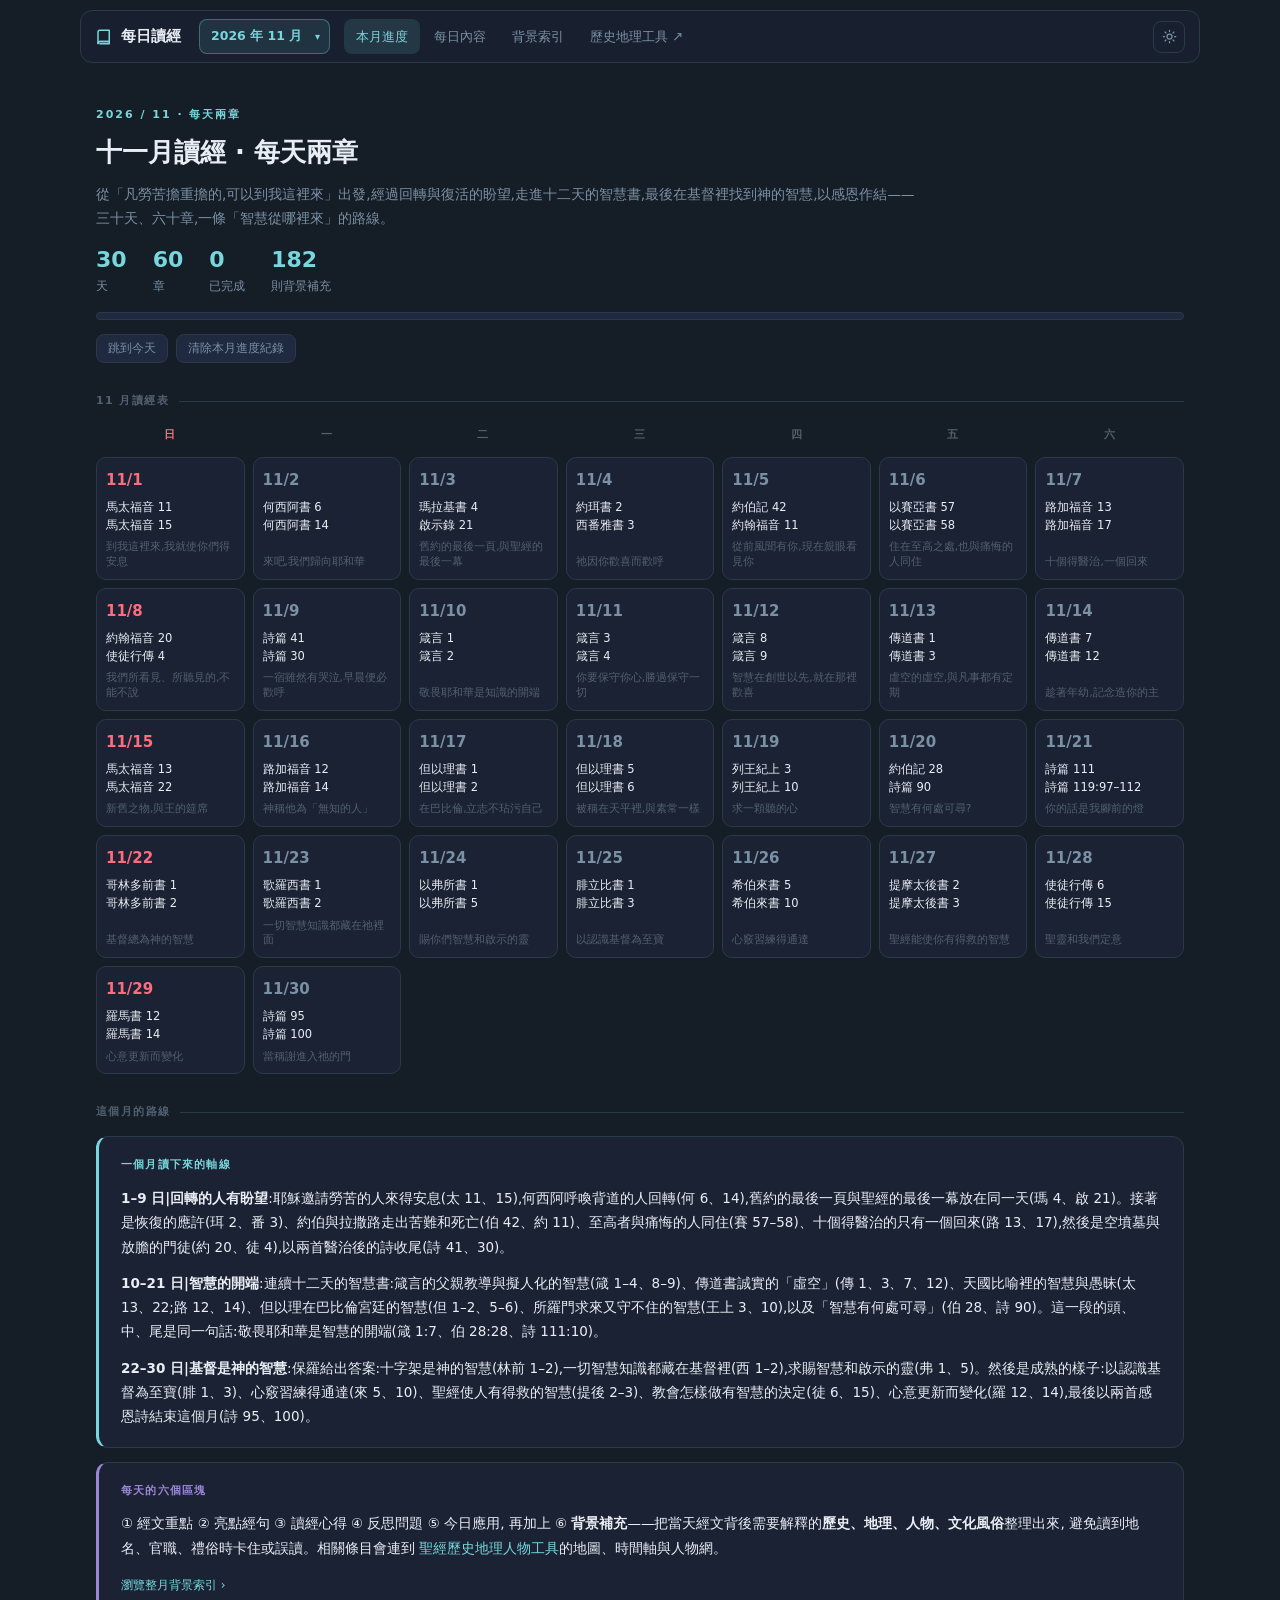
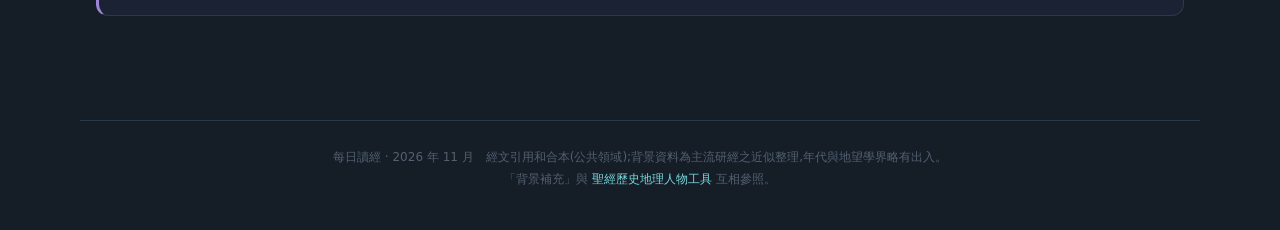
<file: index.html>
<!DOCTYPE html>
<html lang="zh-Hant">
<head>
<meta charset="UTF-8">
<meta name="viewport" content="width=device-width, initial-scale=1.0">
<title>每日讀經 · 每天兩章</title>
<link rel="stylesheet" href="css/style.css?v=2026-11">
<script src="data/months.js?v=2026-11"></script>
<script src="js/common.js?v=2026-11"></script>
</head>
<body>
<div id="nav-slot"></div>

<div class="wrap" id="main" hidden>
  <div class="page-head">
    <div class="page-kicker" id="kicker"></div>
    <h1 class="page-title" id="ttl"></h1>
    <p class="page-sub" id="sub"></p>
    <div class="stat-row">
      <div class="st"><b id="st-days">—</b><span>天</span></div>
      <div class="st"><b id="st-ch">—</b><span>章</span></div>
      <div class="st"><b id="st-done">0</b><span>已完成</span></div>
      <div class="st"><b id="st-bg">—</b><span>則背景補充</span></div>
    </div>
    <div class="bar"><i id="bar" style="width:0%"></i></div>
    <div class="tools">
      <button class="mini" onclick="jumpToday()">跳到今天</button>
      <button class="mini" onclick="resetAll()">清除本月進度紀錄</button>
    </div>
  </div>

  <div class="sec-label" id="cal-label"></div>
  <div class="cal" id="cal"></div>

  <div class="sec-label">這個月的路線</div>
  <div class="card" style="--accent:var(--primary)">
    <div class="card-title">一個月讀下來的軸線</div>
    <div id="outline" class="outline"></div>
  </div>

  <div class="card" style="--accent:var(--c-bg)">
    <div class="card-title">每天的六個區塊</div>
    <p style="font-size:13.5px">
      ① 經文重點 ② 亮點經句 ③ 讀經心得 ④ 反思問題 ⑤ 今日應用,
      再加上 ⑥ <b>背景補充</b>——把當天經文背後需要解釋的<b>歷史、地理、人物、文化風俗</b>整理出來,
      避免讀到地名、官職、禮俗時卡住或誤讀。相關條目會連到
      <a href="https://nonstopbiblereading.github.io/bible_explorer/" target="_blank" rel="noopener">聖經歷史地理人物工具</a>的地圖、時間軸與人物網。
    </p>
    <p style="margin-top:8px"><a class="xlink" id="bg-link" href="background.html">瀏覽整月背景索引 ›</a></p>
  </div>
</div>

<div id="footer-slot"></div>

<script>
boot("home").then(() => {
  const M = monthNum();
  document.title = `每日讀經 · ${PLAN.label}`;
  document.getElementById("kicker").textContent = `${MONTH_KEY.replace("-", " / ")} · 每天兩章`;
  document.getElementById("ttl").textContent = PLAN.title;
  document.getElementById("sub").textContent = PLAN.sub;
  document.getElementById("cal-label").textContent = `${M} 月讀經表`;
  document.getElementById("st-days").textContent = PLAN.days.length;
  document.getElementById("st-ch").textContent = PLAN.days.length * 2;
  document.getElementById("st-bg").textContent =
    PLAN.days.reduce((n, d) => n + (d.bg ? d.bg.length : 0), 0);
  document.getElementById("outline").innerHTML = (PLAN.outline || [])
    .map(o => `<p><b>${o.h}</b>:${o.p}</p>`).join("");
  document.getElementById("bg-link").href = withMonth("background.html");
  renderCal();
  renderFooter();
  document.getElementById("main").hidden = false;
});

function renderCal() {
  const done = getDone(), M = monthNum();
  let html = "";
  WD.forEach((w, i) => html += `<div class="cal-head${i === 0 ? " sun" : ""}">${w}</div>`);
  const lead = weekday(1);                       // 1 號是星期幾 → 前面補空格
  for (let i = 0; i < lead; i++) html += `<div class="day-cell empty"></div>`;
  for (const day of PLAN.days) {
    const wd = weekday(day.d), ok = !!done[day.d];
    html += `<a class="day-cell${ok ? " done" : ""}${wd === 0 ? " sun" : ""}" href="${withMonth("day.html?d=" + day.d)}">
      <div class="dc-num">${M}/${day.d}<span class="chk">${ok ? "✓ 已讀" : ""}</span></div>
      <div class="dc-ref">${day.ref.replace("；", "<br>")}</div>
      <div class="dc-theme">${day.theme}</div>
    </a>`;
  }
  document.getElementById("cal").innerHTML = html;
  const n = doneCount();
  document.getElementById("st-done").textContent = n;
  document.getElementById("bar").style.width = (n / PLAN.days.length * 100).toFixed(1) + "%";
}
function jumpToday() {
  const t = new Date();
  const inMonth = t.getFullYear() === monthYear() && t.getMonth() + 1 === monthNum();
  const d = inMonth ? Math.min(t.getDate(), PLAN.days.length) : 1;
  location.href = withMonth("day.html?d=" + d);
}
function resetAll() {
  if (confirm(`確定要清除 ${PLAN.label} 所有「已讀」紀錄嗎?此動作無法復原。`)) {
    try { localStorage.removeItem(doneKey()); } catch (e) {}
    renderCal();
  }
}
</script>
</body>
</html>
</file>
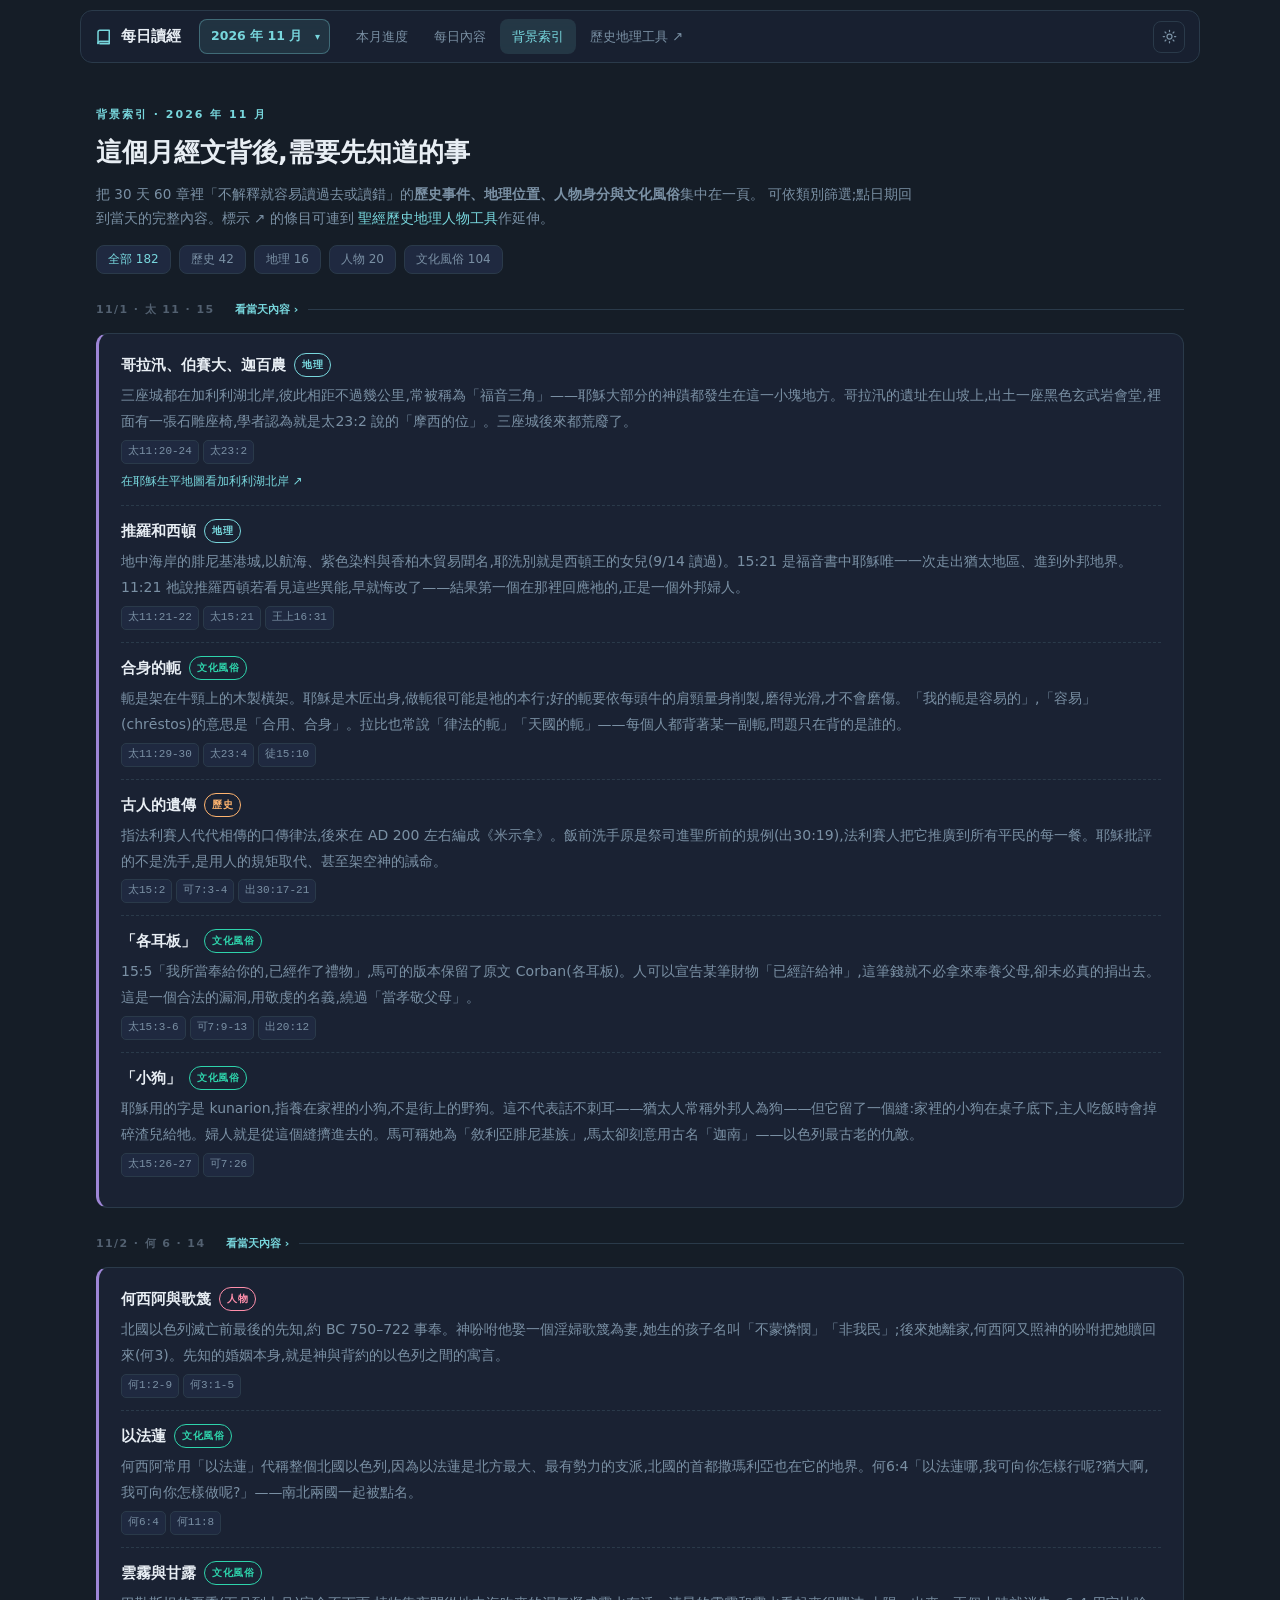
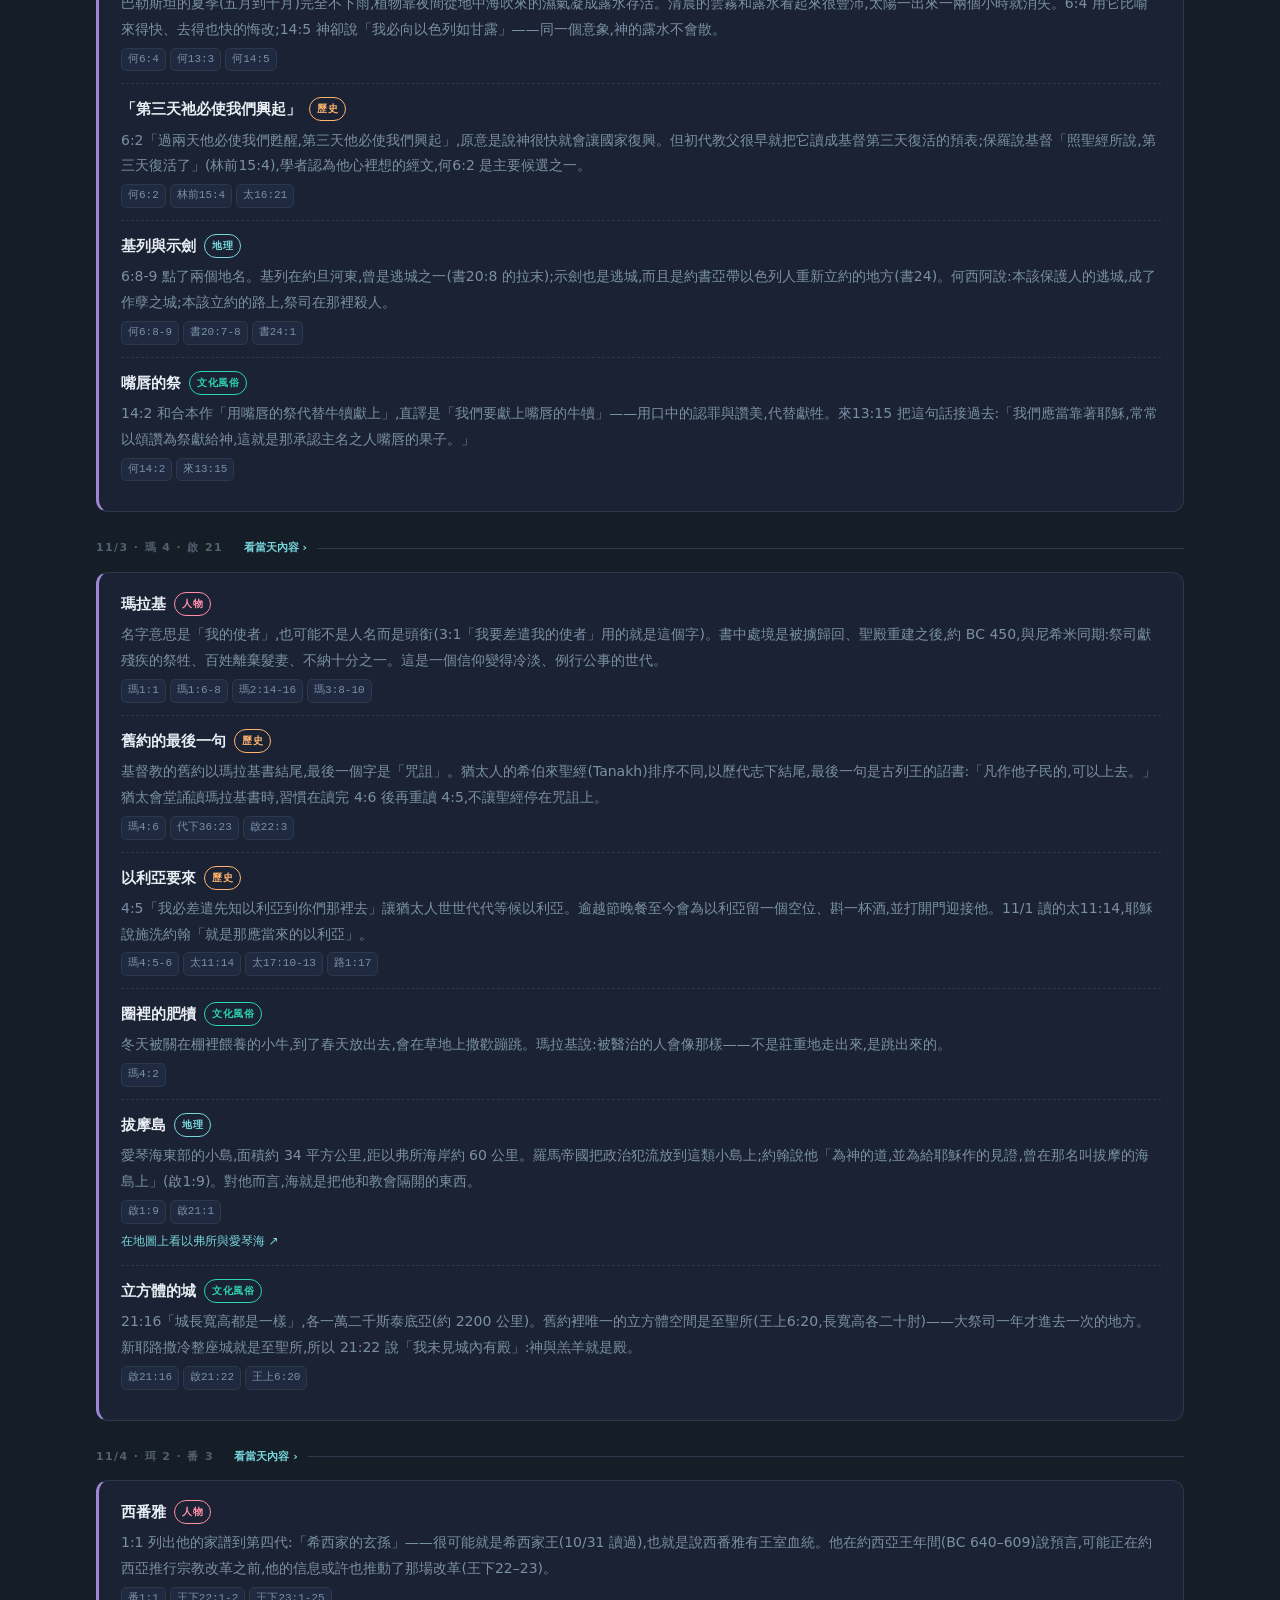
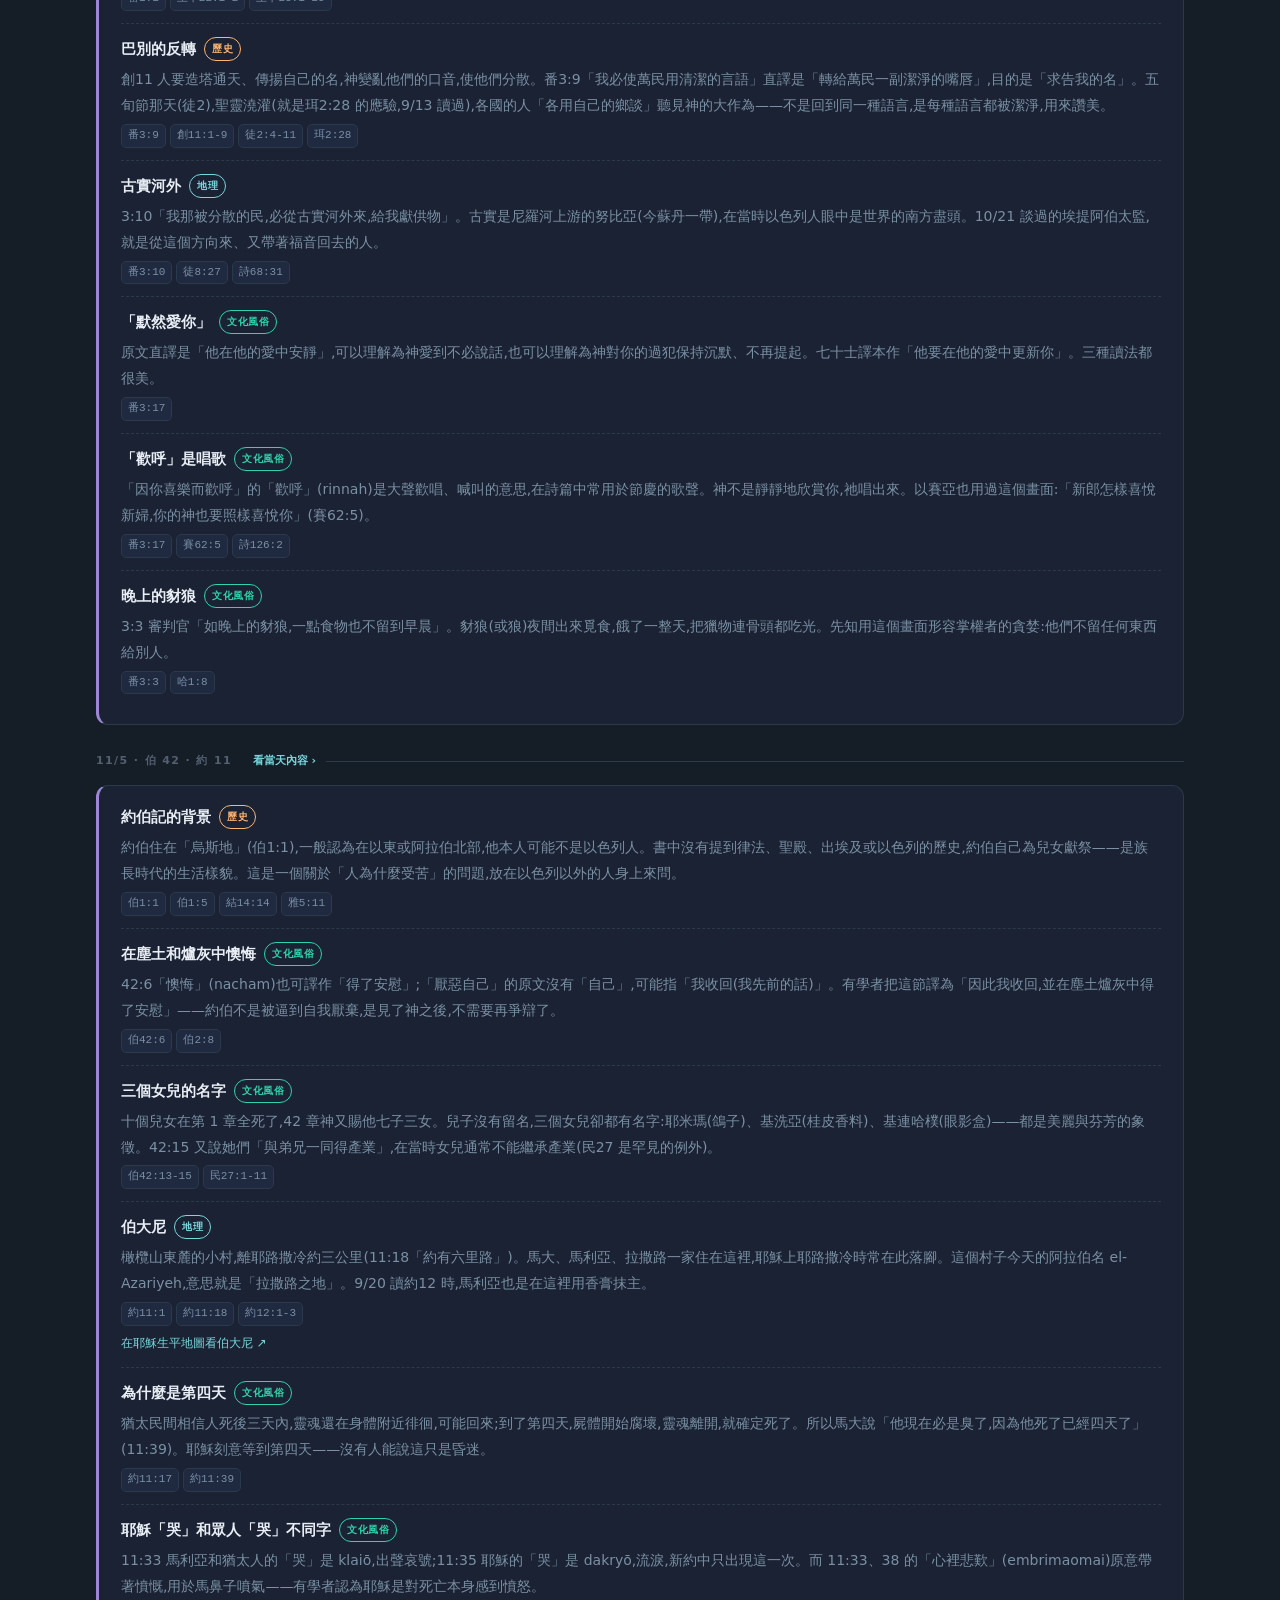
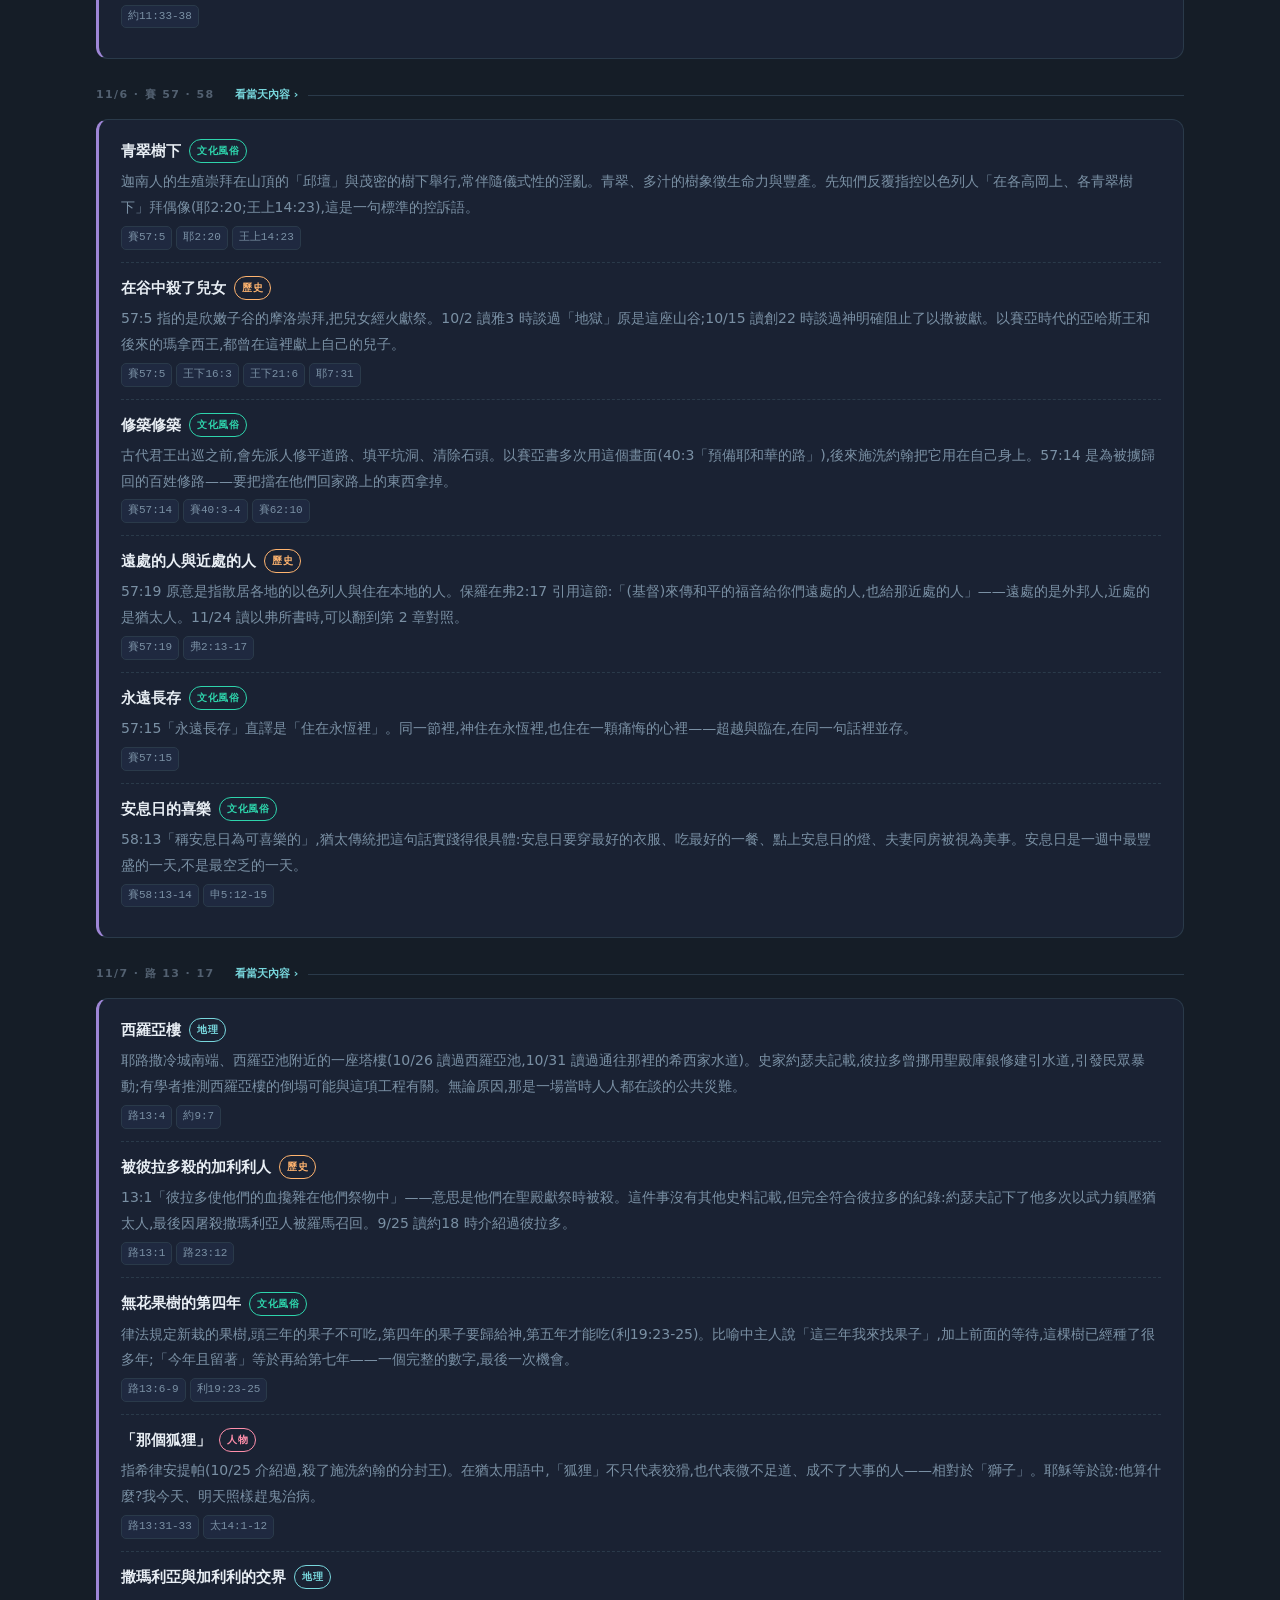
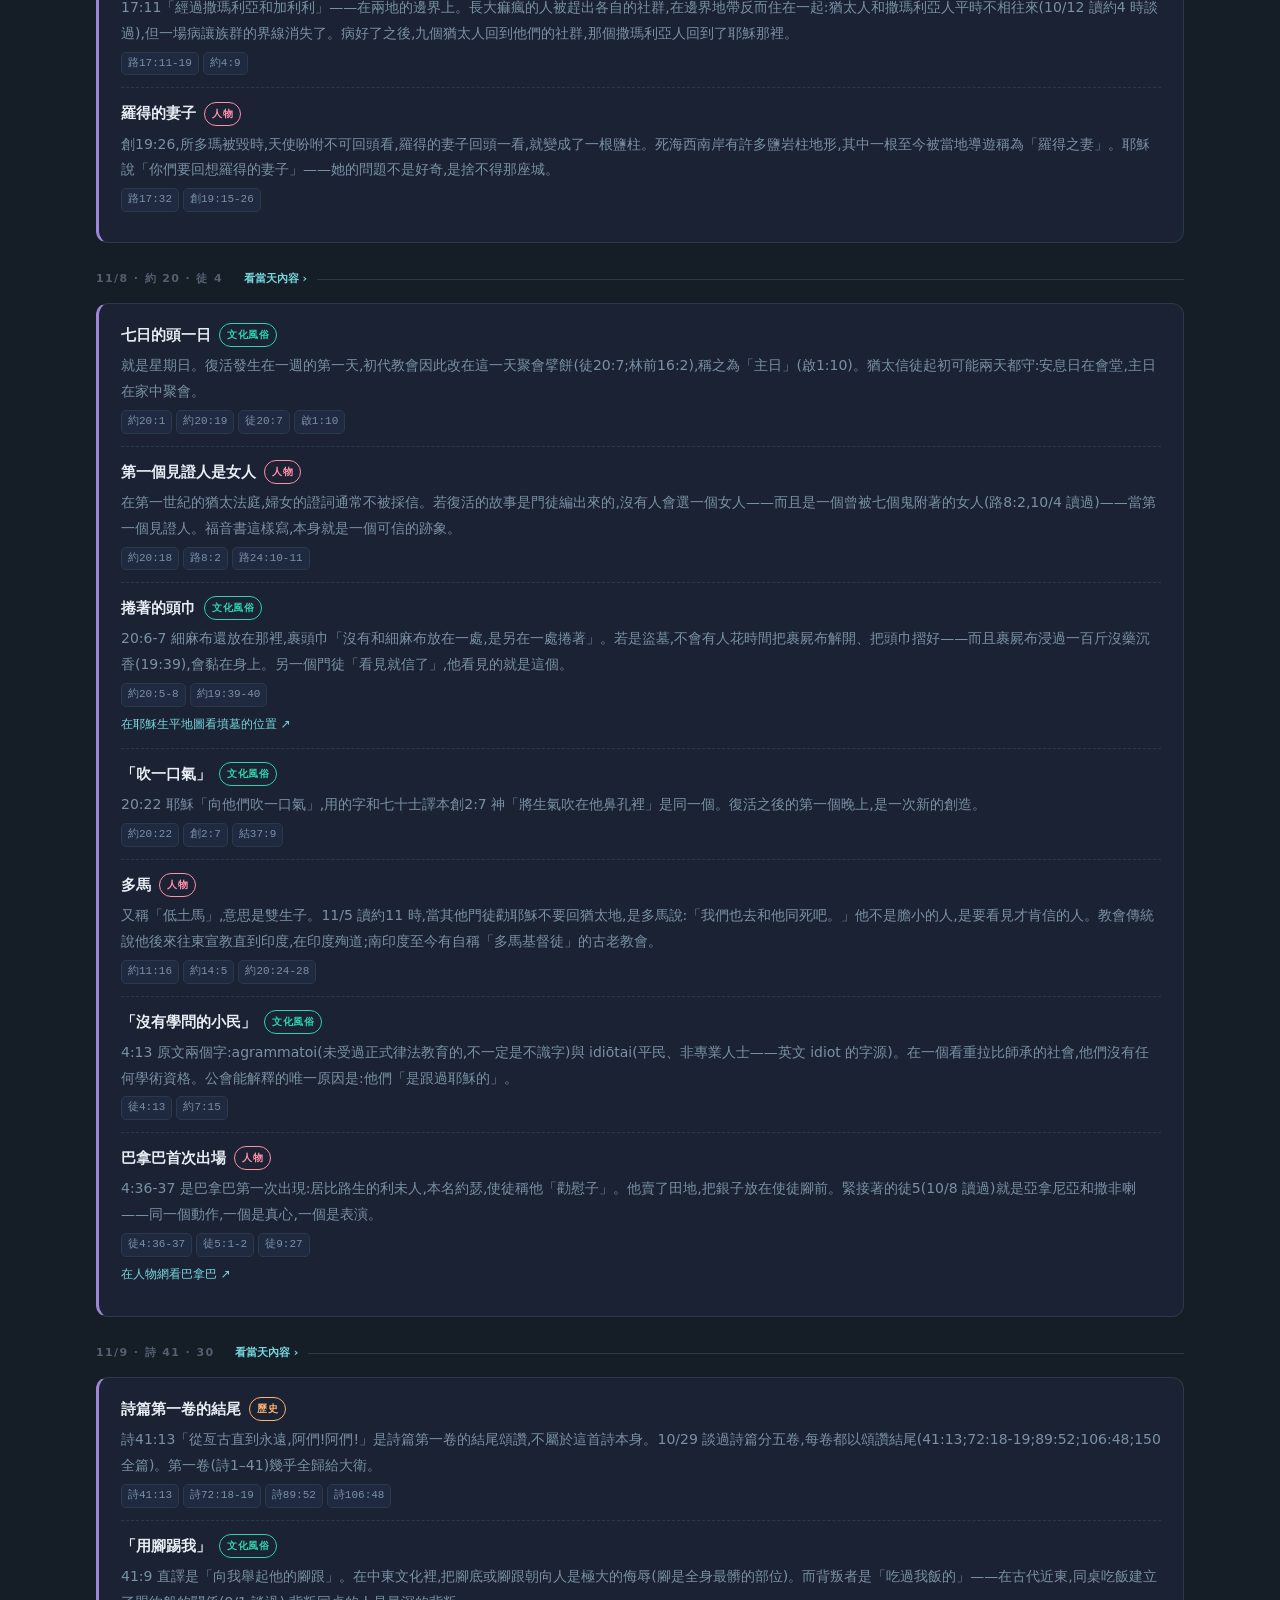
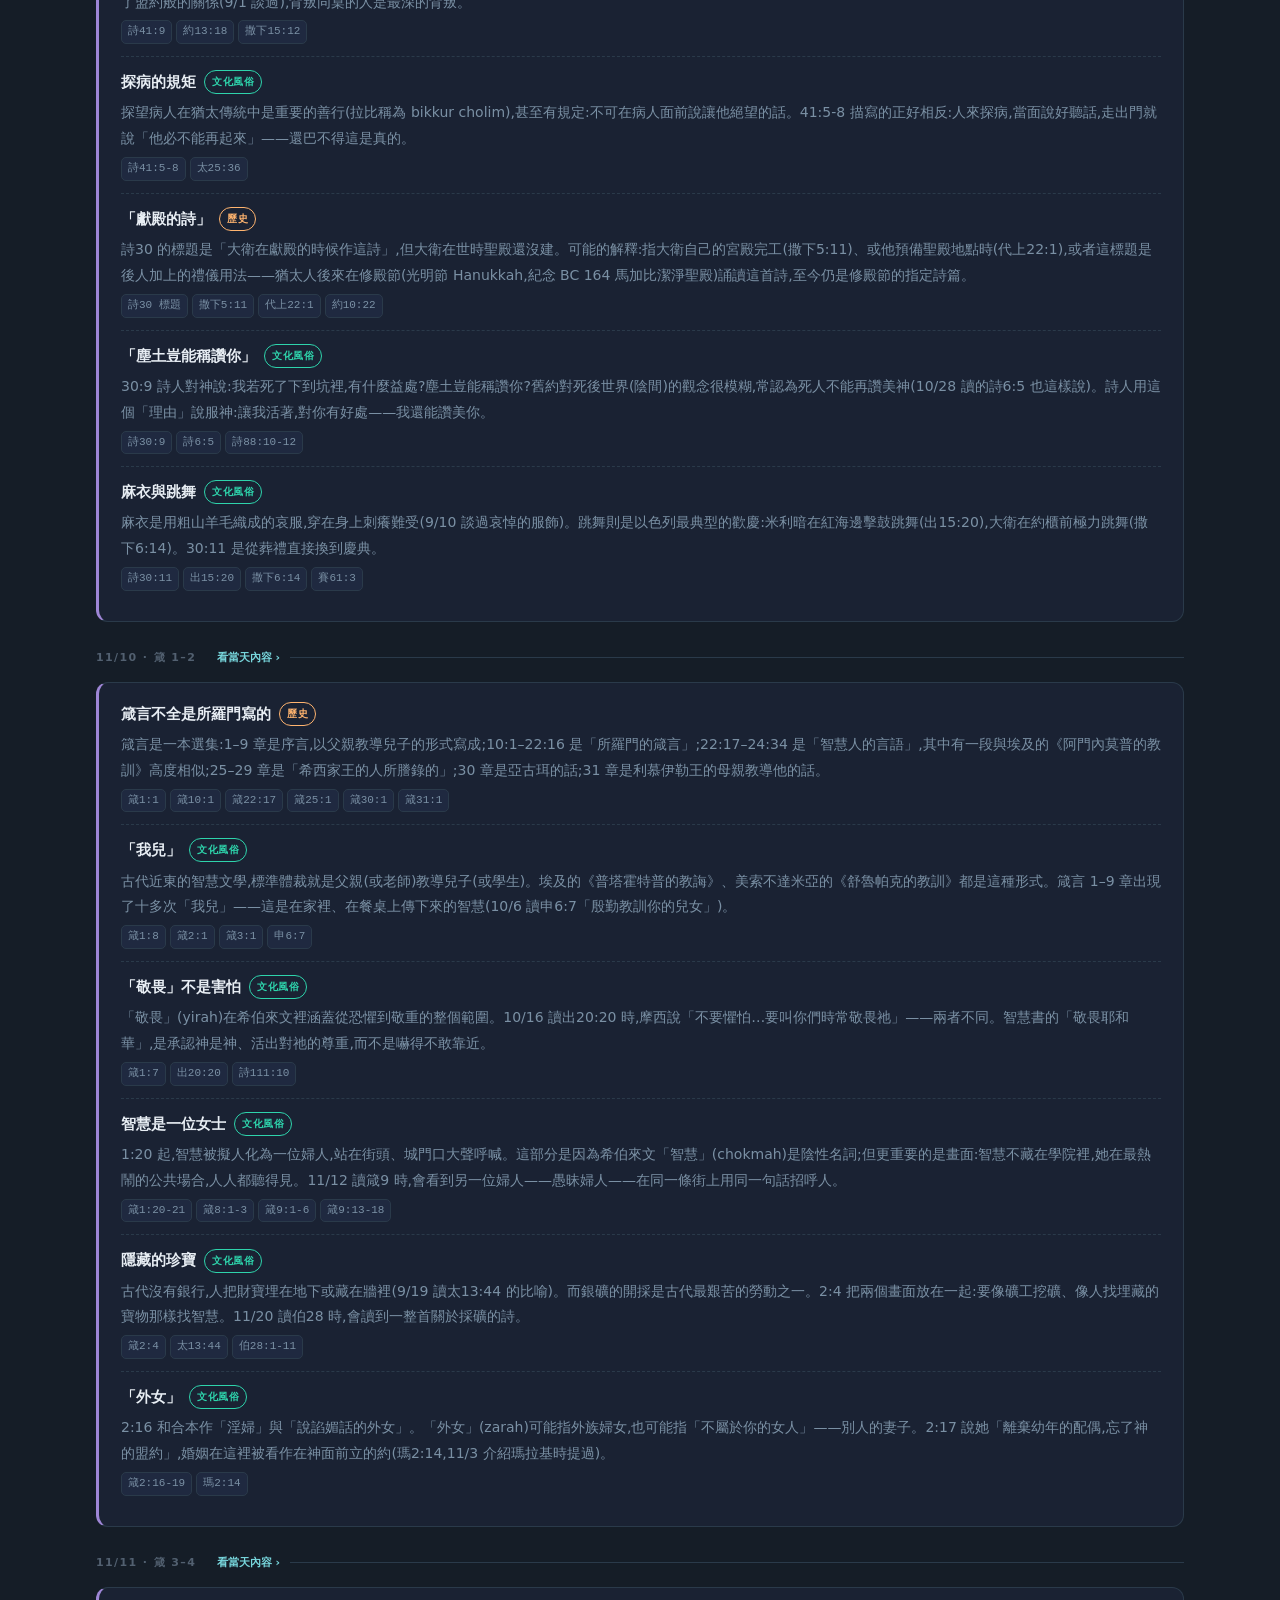
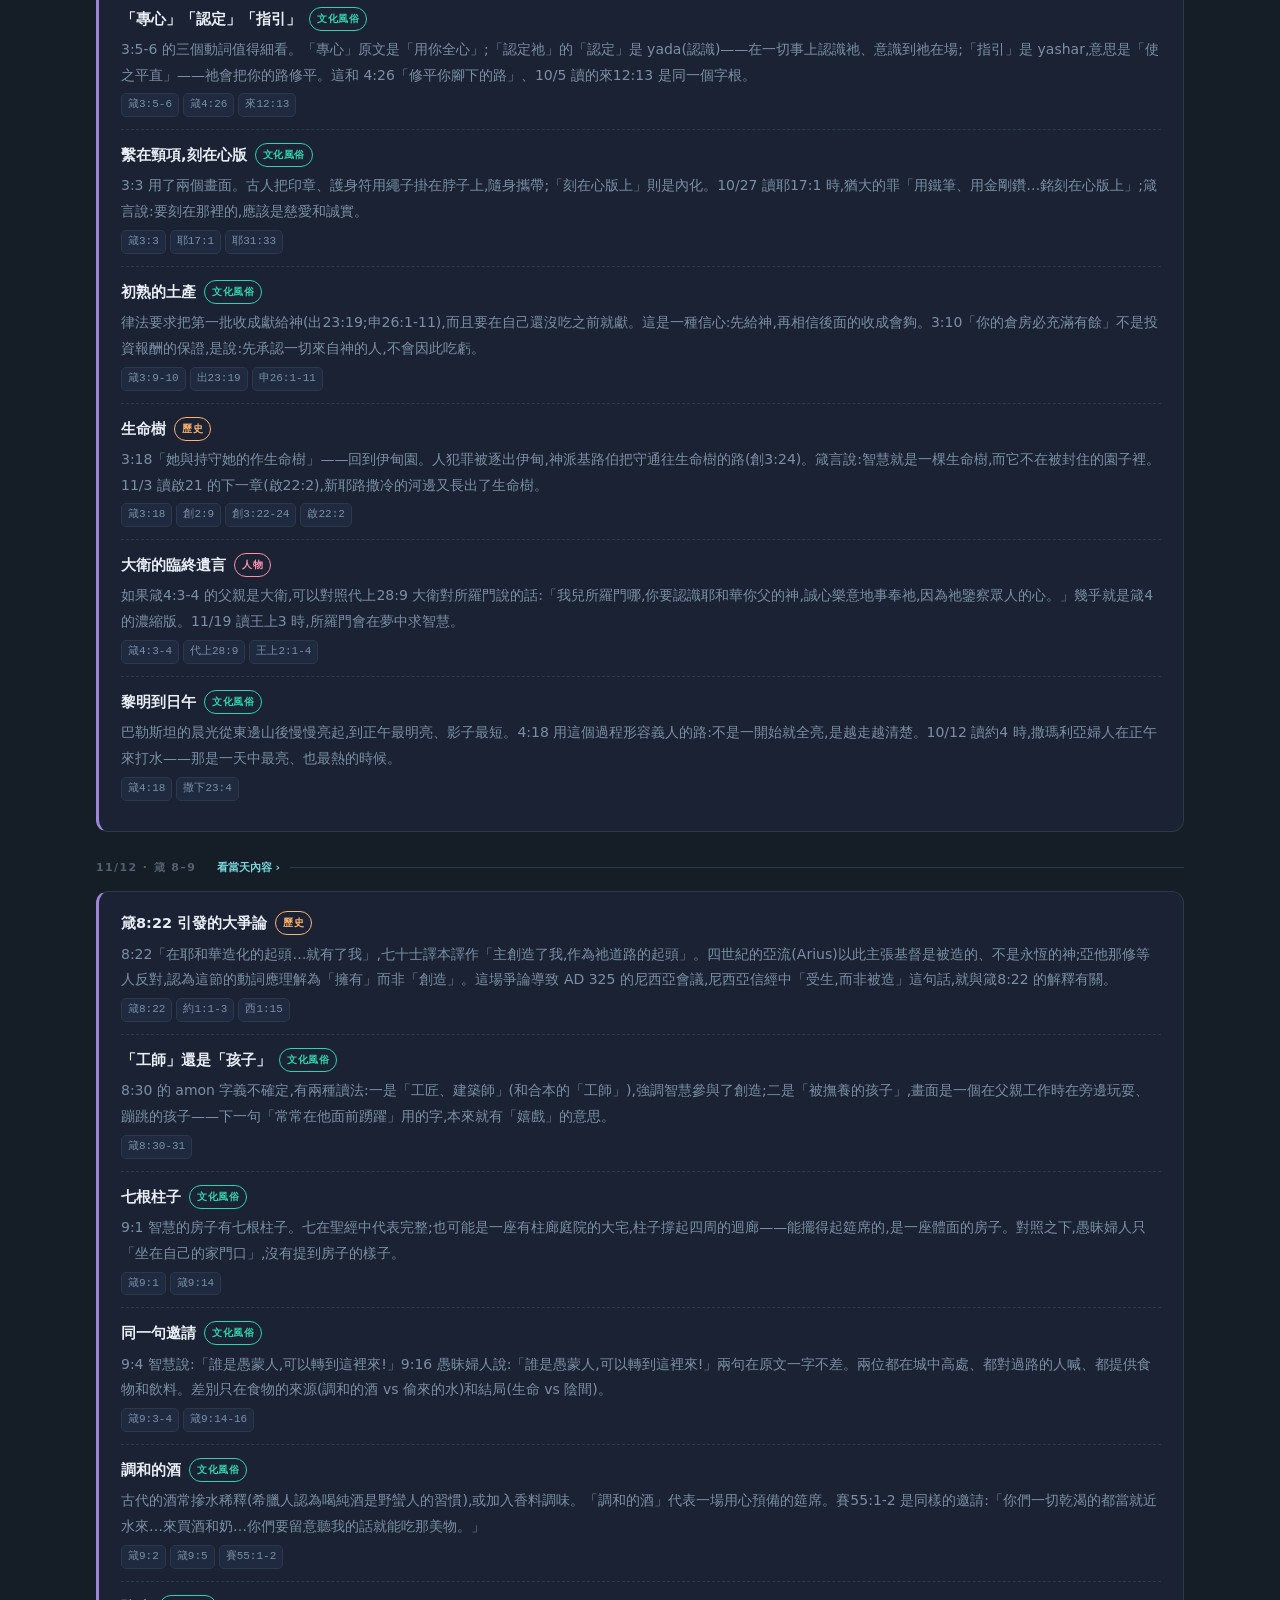
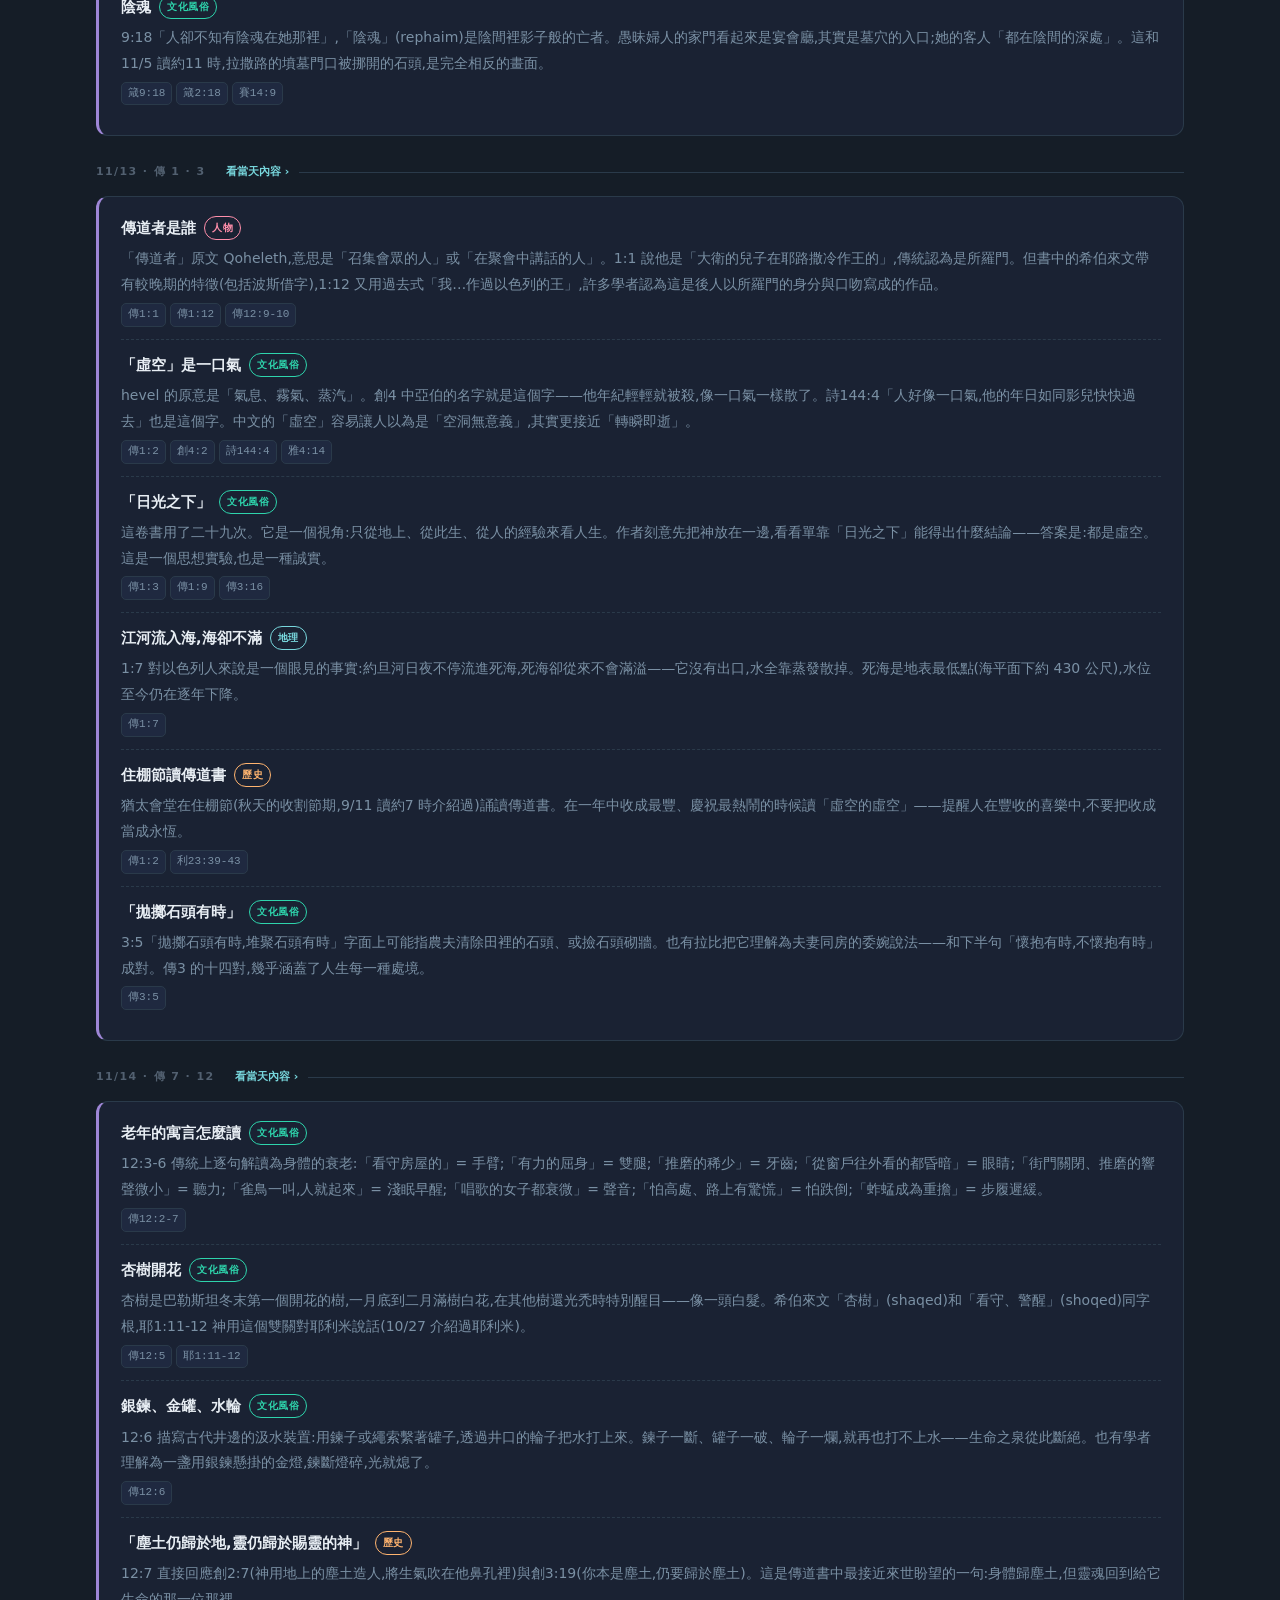
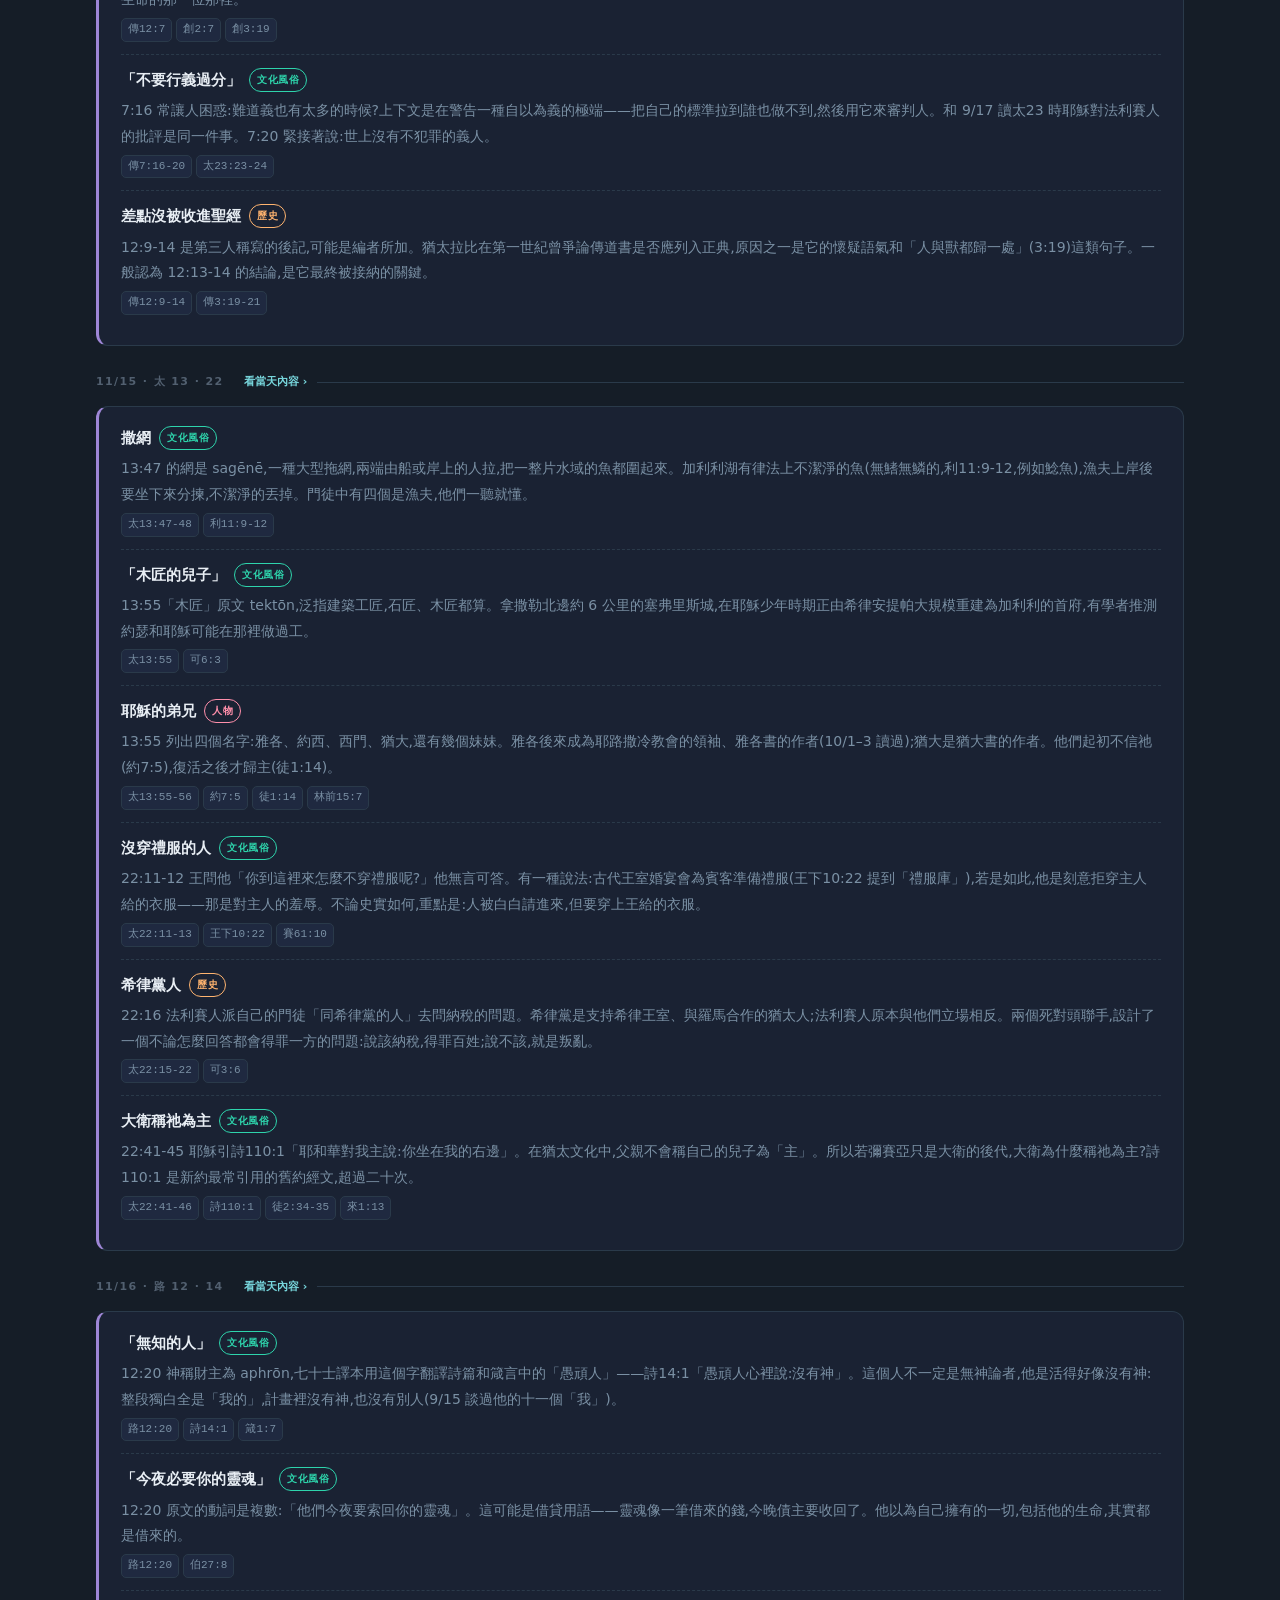
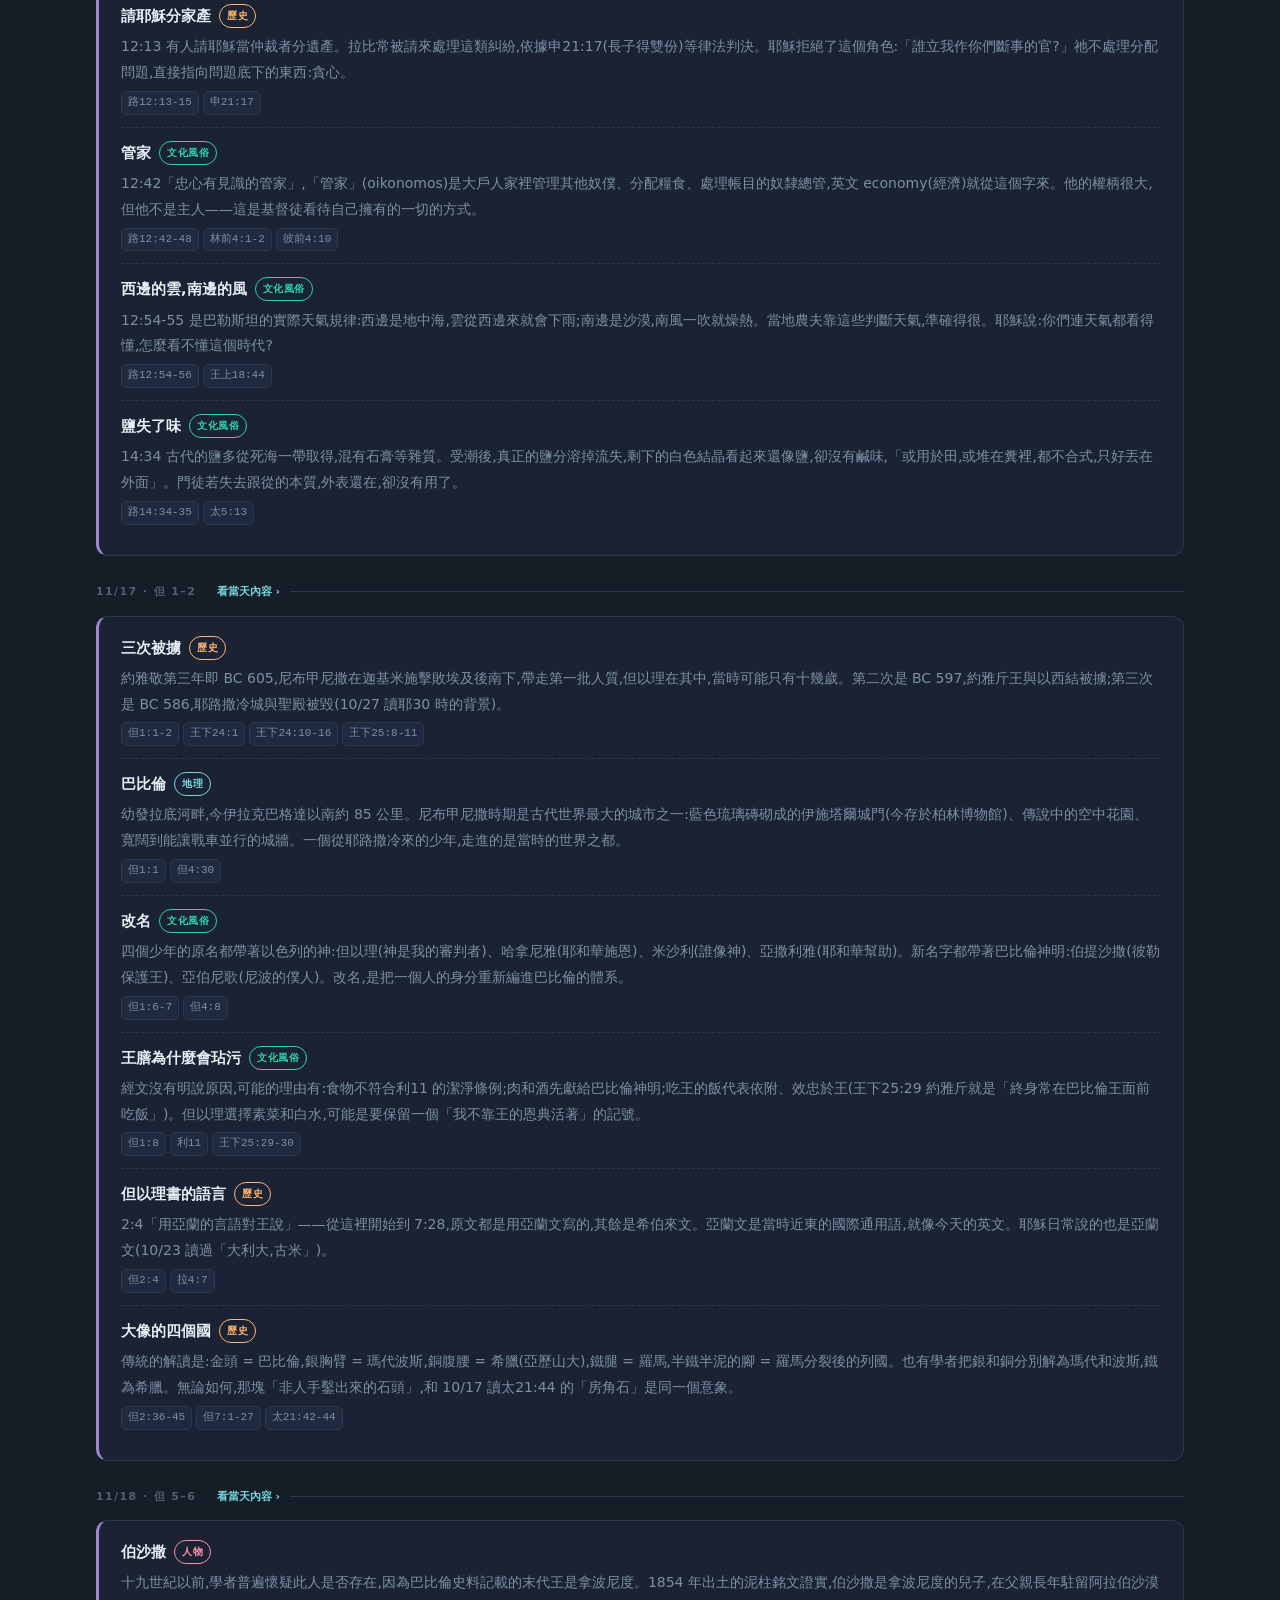
<file: background.html>
<!DOCTYPE html>
<html lang="zh-Hant">
<head>
<meta charset="UTF-8">
<meta name="viewport" content="width=device-width, initial-scale=1.0">
<title>背景索引 · 每日讀經</title>
<link rel="stylesheet" href="css/style.css?v=2026-11">
<script src="data/months.js?v=2026-11"></script>
<script src="js/common.js?v=2026-11"></script>
</head>
<body>
<div id="nav-slot"></div>

<div class="wrap">
  <div class="page-head">
    <div class="page-kicker" id="kicker">背景索引</div>
    <h1 class="page-title">這個月經文背後,需要先知道的事</h1>
    <p class="page-sub" id="sub"></p>
    <div class="tools" id="filters"></div>
  </div>
  <div id="list"></div>
</div>

<div id="footer-slot"></div>

<script>
const ALL = [];
let cur = "all";
const KINDS = [["all", "全部"], ["history", "歷史"], ["place", "地理"], ["person", "人物"], ["custom", "文化風俗"]];

boot("bg").then(() => {
  PLAN.days.forEach(d => (d.bg || []).forEach(b => ALL.push({ ...b, day: d.d, short: d.short })));
  document.title = `背景索引 · ${PLAN.label}`;
  document.getElementById("kicker").textContent = `背景索引 · ${PLAN.label}`;
  document.getElementById("sub").innerHTML =
    `把 ${PLAN.days.length} 天 ${PLAN.days.length * 2} 章裡「不解釋就容易讀過去或讀錯」的<b>歷史事件、地理位置、人物身分與文化風俗</b>集中在一頁。
     可依類別篩選;點日期回到當天的完整內容。標示 ↗ 的條目可連到
     <a href="${SITES.hub}" target="_blank" rel="noopener">聖經歷史地理人物工具</a>作延伸。`;
  document.getElementById("filters").innerHTML = KINDS.map(([k, label]) => {
    const c = k === "all" ? ALL.length : ALL.filter(x => x.k === k).length;
    return `<button class="mini" data-k="${k}" onclick="setK('${k}')">${label} ${c}</button>`;
  }).join("");
  setK("all");
  renderFooter();
});

function setK(k) {
  cur = k;
  document.querySelectorAll("#filters .mini").forEach(b =>
    b.style.color = b.dataset.k === k ? "var(--primary)" : "");
  render();
}
function render() {
  const rows = ALL.filter(b => cur === "all" || b.k === cur);
  let html = "", lastDay = 0;
  for (const b of rows) {
    if (b.day !== lastDay) {
      if (lastDay) html += "</div>";
      html += `<div class="sec-label" style="margin-top:26px">${md(b.day)} · ${b.short}
        &nbsp;<a href="${withMonth("day.html?d=" + b.day)}" style="text-transform:none;letter-spacing:0">看當天內容 ›</a></div>
        <div class="card" style="--accent:var(--c-bg)">`;
      lastDay = b.day;
    }
    html += `<div class="bg-item">
      <div class="bg-head"><b>${b.n}</b><span class="tag ${b.k}">${TAG_LABEL[b.k]}</span></div>
      <p>${b.p}</p><div>${refsHtml(b.refs)}</div>
      ${b.link ? `<a class="xlink" href="${routeUrl(b.link.href)}" target="_blank" rel="noopener">${b.link.label} ↗</a>` : ""}
    </div>`;
  }
  if (lastDay) html += "</div>";
  document.getElementById("list").innerHTML = html || `<p class="page-sub">沒有符合的條目。</p>`;
}
</script>
</body>
</html>
</file>
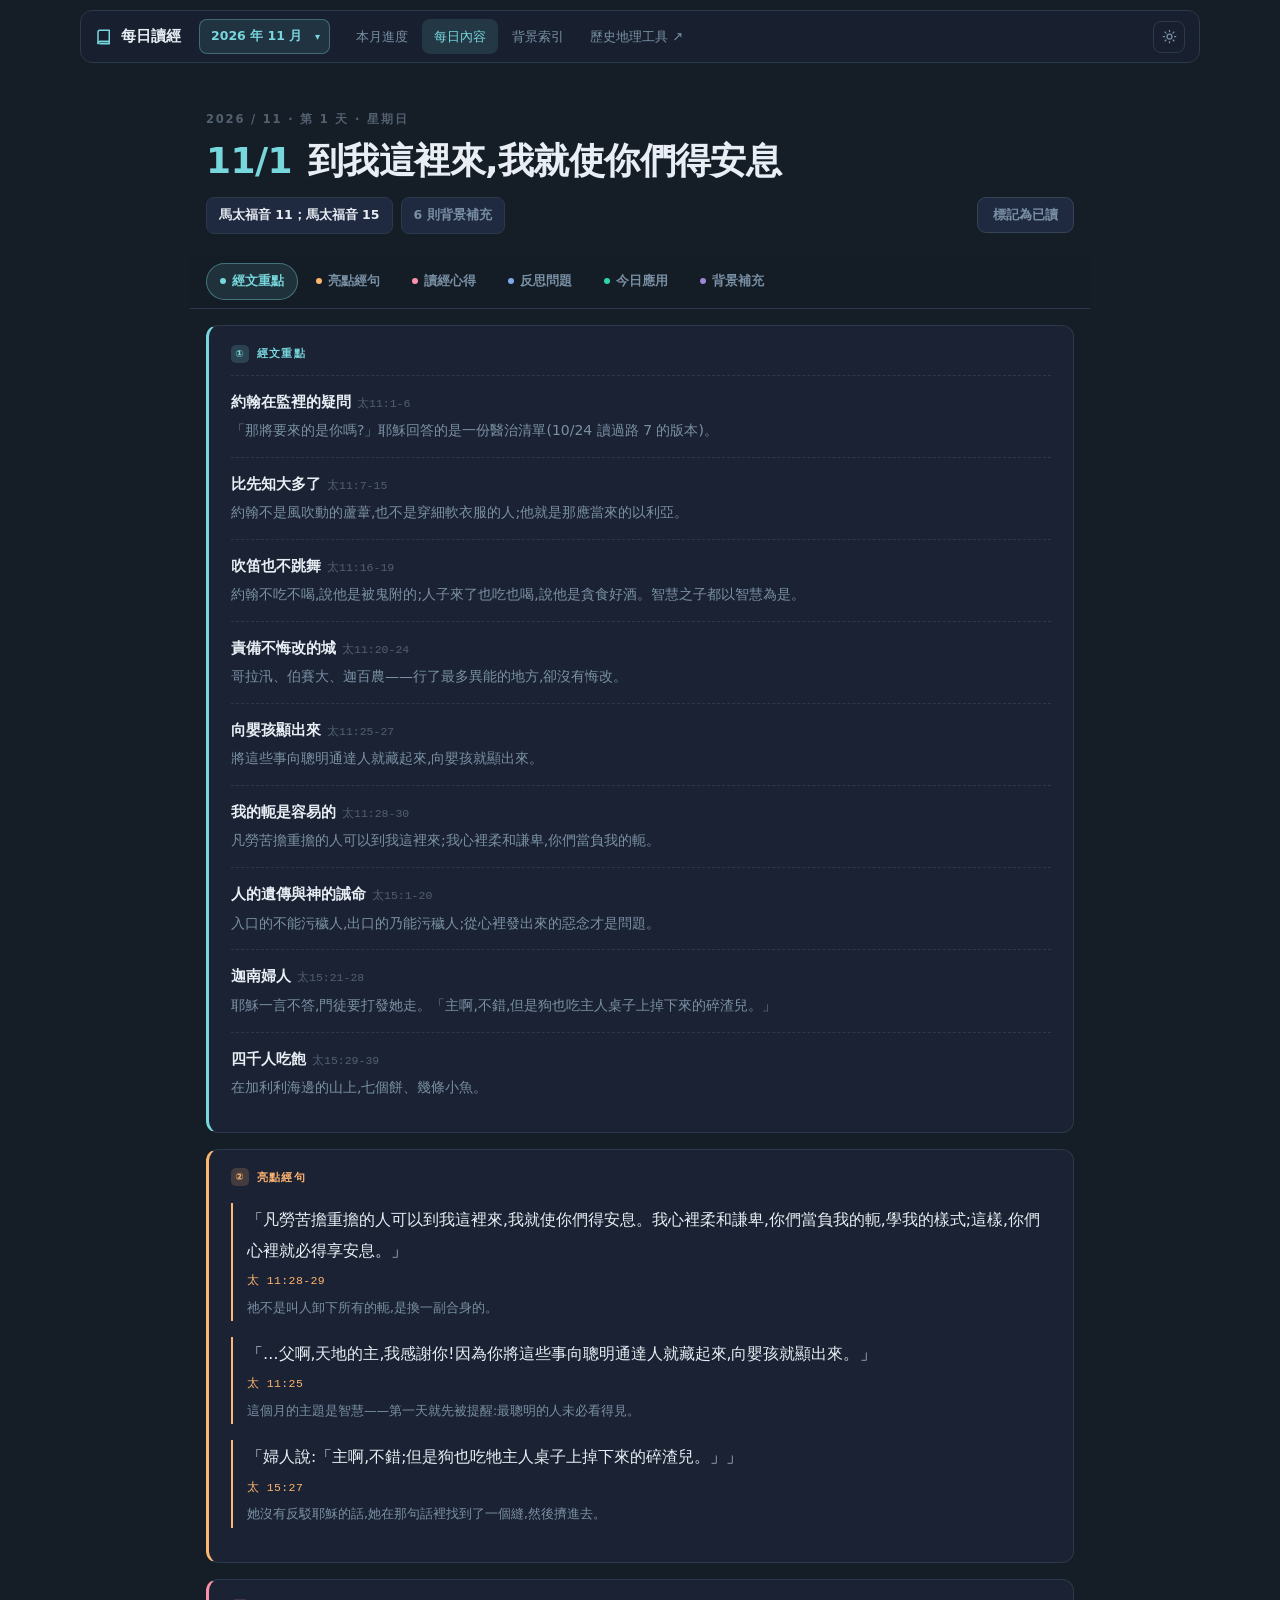
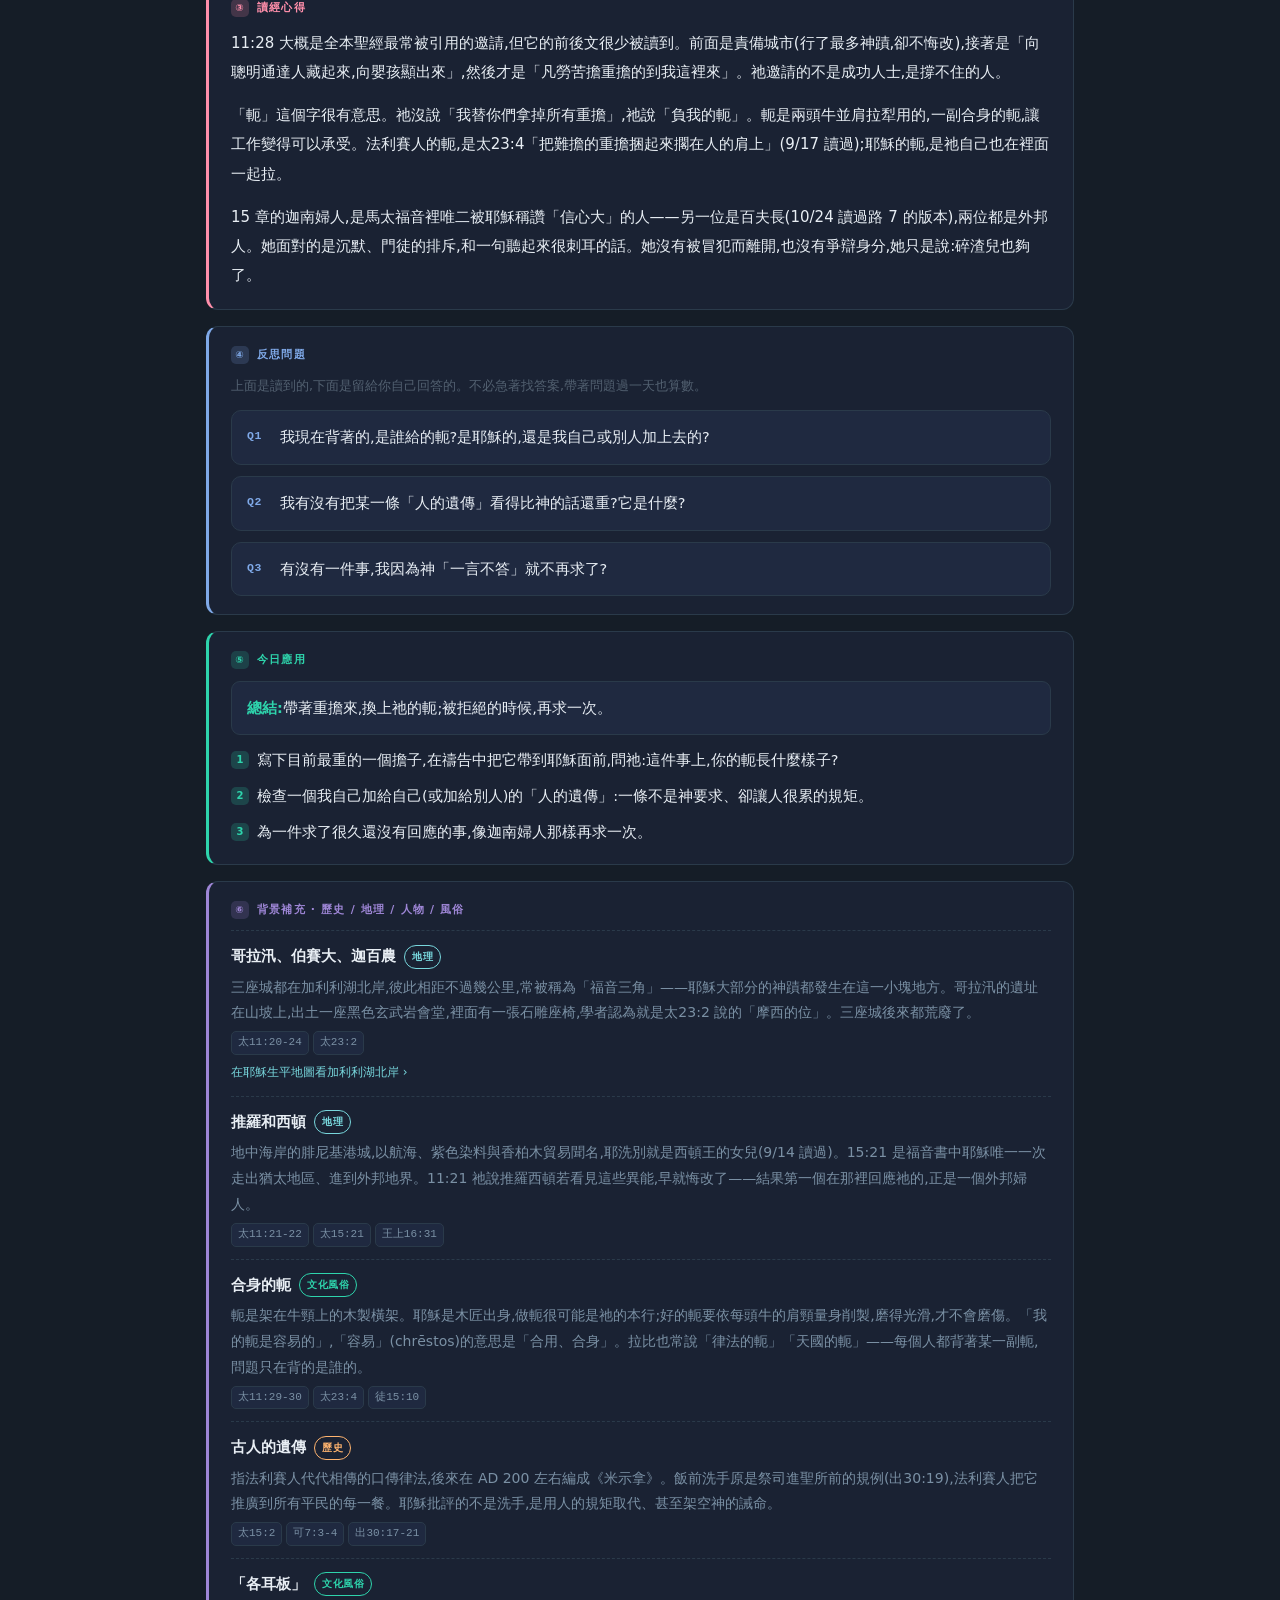
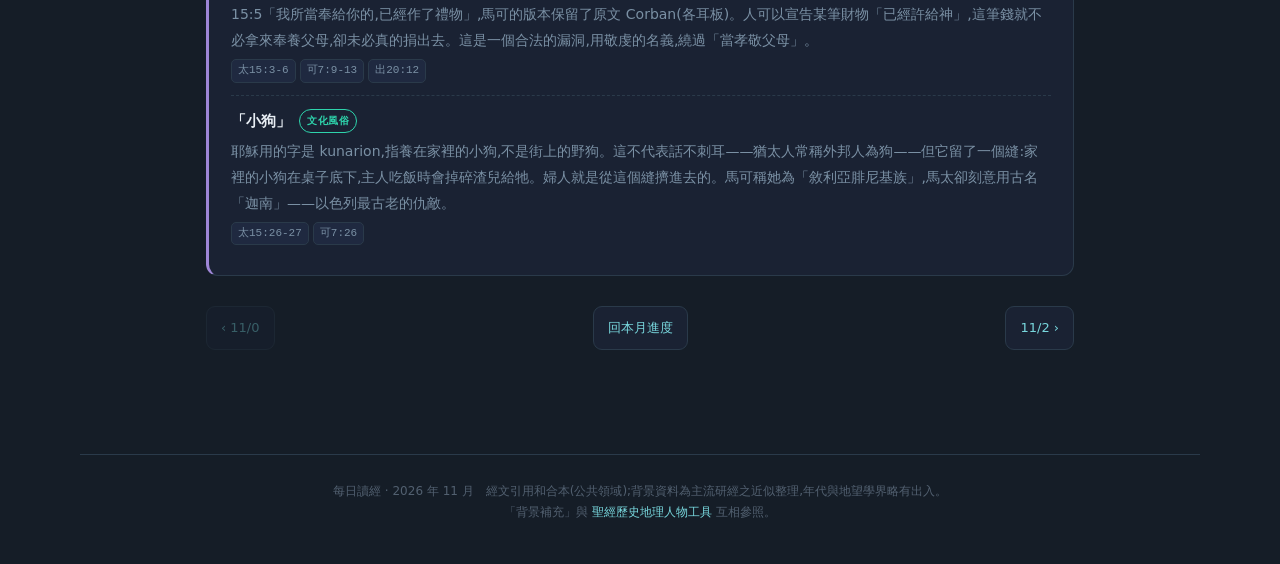
<file: day.html>
<!DOCTYPE html>
<html lang="zh-Hant">
<head>
<meta charset="UTF-8">
<meta name="viewport" content="width=device-width, initial-scale=1.0">
<title>每日內容 · 每日讀經</title>
<link rel="stylesheet" href="css/style.css?v=2026-11">
<script src="data/months.js?v=2026-11"></script>
<script src="js/common.js?v=2026-11"></script>
</head>
<body>
<div id="nav-slot"></div>

<div class="wrap reading" id="wrap"></div>

<div id="footer-slot"></div>

<script>
const SECTIONS = [
  { id:"s1", num:"①", name:"經文重點", c:"var(--c-point)" },
  { id:"s2", num:"②", name:"亮點經句", c:"var(--c-verse)" },
  { id:"s3", num:"③", name:"讀經心得", c:"var(--c-reflect)" },
  { id:"s4", num:"④", name:"反思問題", c:"var(--c-quest)" },
  { id:"s5", num:"⑤", name:"今日應用", c:"var(--c-apply)" },
  { id:"s6", num:"⑥", name:"背景補充", c:"var(--c-bg)" },
];
let n, day, secOff = 124;

boot("day").then(() => {
  const last = PLAN.days.length;
  n = Math.min(last, Math.max(1, Number(new URLSearchParams(location.search).get("d")) || 1));
  day = getDay(n);
  render(last);
  renderFooter();
});

function render(last) {
  const body = {
    s1: day.points.map(p =>
      `<div class="pt"><b>${p.t}</b><span class="r">${p.r}</span><p>${p.p}</p></div>`).join(""),

    s2: day.verses.map(v =>
      `<div class="vs"><q>${v.q}</q><span class="ref2">${v.r}</span><div class="why">${v.why}</div></div>`).join(""),

    s3: `<div class="prose">${day.reflect.map(t => `<p>${t}</p>`).join("")}</div>`,

    s4: `<p class="q-note">上面是讀到的,下面是留給你自己回答的。不必急著找答案,帶著問題過一天也算數。</p>
         <div class="qs">${(QUESTIONS[n] || []).map(q => `<div class="q">${q}</div>`).join("")}</div>`,

    s5: `<div class="aim"><b>總結:</b>${day.apply.aim}</div>
         <ol class="steps">${day.apply.steps.map(s => `<li>${s}</li>`).join("")}</ol>`,

    s6: day.bg.map(b => `<div class="bg-item">
        <div class="bg-head"><b>${b.n}</b><span class="tag ${b.k}">${TAG_LABEL[b.k]}</span></div>
        <p>${b.p}</p>
        <div>${refsHtml(b.refs)}</div>
        ${b.link ? `<a class="xlink" href="${routeUrl(b.link.href)}" target="_blank" rel="noopener">${b.link.label} ›</a>` : ""}
      </div>`).join(""),
  };

  const tabsHtml = SECTIONS.map(s =>
    `<a href="#${s.id}" data-t="${s.id}" style="--tc:${s.c}"
        onclick="goSec(event,'${s.id}')"><span class="dot"></span>${s.name}</a>`).join("");

  const secsHtml = SECTIONS.map(s => {
    const extra = s.id === "s6" ? " · 歷史 / 地理 / 人物 / 風俗" : "";
    return `<section class="sec-block" id="${s.id}">
      <div class="card" style="--accent:${s.c}">
        <div class="card-title"><span class="n">${s.num}</span>${s.name}${extra}</div>
        ${body[s.id]}
      </div></section>`;
  }).join("");

  const dayLink = k => withMonth("day.html?d=" + k);
  document.getElementById("wrap").innerHTML = `
    <div class="d-head">
      <div class="d-kicker">${MONTH_KEY.replace("-", " / ")} · 第 ${n} 天 · 星期${WD[weekday(n)]}</div>
      <h1 class="d-title"><span class="num">${md(n)}</span><span class="thm">${day.theme}</span></h1>
      <div class="d-meta">
        <span class="chip pass">${day.ref}</span>
        <span class="chip">${day.bg.length} 則背景補充</span>
        <button class="done-btn" id="dbtn" onclick="toggleDone()"></button>
      </div>
    </div>

    <nav class="tabs" id="tabs">${tabsHtml}</nav>
    ${secsHtml}

    <div class="pager">
      <a href="${dayLink(n - 1)}" class="${n === 1 ? "dis" : ""}">‹ ${md(n - 1)}</a>
      <a href="${withMonth("index.html")}">回本月進度</a>
      <a href="${dayLink(n + 1)}" class="${n === last ? "dis" : ""}">${md(n + 1)} ›</a>
    </div>`;

  paintBtn();
  addEventListener("resize", syncOffset);
  syncOffset();
  addEventListener("scroll", spy, { passive: true });
  spy();
  document.title = `${md(n)} ${day.theme} · 每日讀經`;
}

// ── 已讀狀態 ──
function paintBtn() {
  const b = document.getElementById("dbtn"), ok = isDone(n);
  b.className = "done-btn" + (ok ? " on" : "");
  b.textContent = ok ? "✓ 今天已讀完" : "標記為已讀";
}
function toggleDone() { setDone(n, !isDone(n)); paintBtn(); }

// ── 點頁籤捲到該區塊(不改網址,行為比 hash 穩定) ──
function goSec(e, id) {
  e.preventDefault();
  document.getElementById(id).scrollIntoView({ behavior: "smooth", block: "start" });
}

// ── 依實際高度計算吸頂位移(導覽列換行時也不會蓋住標題) ──
function syncOffset() {
  const navEl = document.querySelector("nav.nav"), tabsEl = document.getElementById("tabs");
  const navH = navEl.offsetHeight + 10;           // nav 本身 sticky top:10
  tabsEl.style.setProperty("--tabs-top", navH + 6 + "px");
  secOff = navH + 6 + tabsEl.offsetHeight + 12;
  document.documentElement.style.setProperty("--sec-off", secOff + "px");
}

// ── 捲動時標示目前區塊 ──
function spy() {
  const links = [...document.querySelectorAll("#tabs a")];
  const blocks = SECTIONS.map(s => document.getElementById(s.id));
  let cur = 0;
  blocks.forEach((el, i) => { if (el.getBoundingClientRect().top <= secOff + 24) cur = i; });
  links.forEach((a, i) => a.classList.toggle("on", i === cur));
  const active = links[cur], bar = document.getElementById("tabs");
  if (active) {
    const left = active.offsetLeft - bar.clientWidth / 2 + active.clientWidth / 2;
    bar.scrollTo({ left: Math.max(0, left), behavior: "smooth" });
  }
}
</script>
</body>
</html>
</file>
<file: css/style.css>
/* ── 每日讀經工具 · 樣式(沿用 bible-route 設計語彙) ───────── */
:root {
  --bg:#151D27; --surface:#1A2233; --raised:#1F2940;
  --border:#2A3A4A; --border-2:#354555;
  --primary:#78D7DD; --primary-d:#5398D8;
  --text:#E8EEF4; --muted:#7A90A4; --hint:#526070;
  --green:#2ED4AC; --red:#FF6C7E; --orange:#FFB46F;
  --purple:#9E86D6; --pink:#FF8FAB;
  --c-point:#78D7DD; --c-verse:#FFB46F; --c-reflect:#FF8FAB;
  --c-quest:#7FA9E8; --c-apply:#2ED4AC; --c-bg:#9E86D6;
}
[data-theme="light"] {
  --bg:#EEF2F7; --surface:#FFFFFF; --raised:#F4F7FB;
  --border:#C8D6E3; --border-2:#AFC2D4;
  --primary:#0FADB7; --primary-d:#1B5081;
  --text:#1A2233; --muted:#556675; --hint:#8595A5;
  --green:#17805D; --red:#EE5E6F; --orange:#C97B2D;
  --purple:#7B62B8; --pink:#D6608A;
  --c-point:#0FADB7; --c-verse:#C97B2D; --c-reflect:#D6608A;
  --c-quest:#2C63A8; --c-apply:#17805D; --c-bg:#7B62B8;
}
* { margin:0; padding:0; box-sizing:border-box; }
html { scroll-behavior:smooth; }
body {
  font-family:"Noto Sans TC","Microsoft JhengHei","PingFang TC",system-ui,sans-serif;
  background:var(--bg); color:var(--text); font-size:14px; line-height:1.8;
  transition:background .25s, color .2s;
}
a { color:var(--primary); text-decoration:none; }
a:hover { text-decoration:underline; }
button { font-family:inherit; }
:focus-visible { outline:2px solid var(--primary); outline-offset:2px; }
@media (prefers-reduced-motion: reduce){ *{ animation:none!important; transition:none!important; } }
.mono { font-family:"JetBrains Mono",Consolas,monospace; }

/* ── 導覽列 ── */
.nav {
  position:sticky; top:10px; z-index:50; margin:10px auto;
  display:flex; align-items:center; gap:4px;
  background:color-mix(in srgb, var(--surface) 84%, transparent);
  backdrop-filter:blur(10px); border:1px solid var(--border); border-radius:12px;
  padding:8px 14px; max-width:1120px; flex-wrap:wrap; row-gap:6px;
}
@media (max-width:1150px){ .nav { margin:10px 16px; } }
.nav-brand { font-weight:700; font-size:15px; color:var(--text); margin-right:14px;
  display:flex; align-items:center; gap:8px; white-space:nowrap; }
.nav-brand svg { color:var(--primary); }
a.nav-brand:hover { text-decoration:none; }
.m-pick { position:relative; margin-right:10px; }
.m-pick select { appearance:none; -webkit-appearance:none; font:inherit; font-size:12.5px; font-weight:600;
  color:var(--primary); background:color-mix(in srgb, var(--primary) 10%, transparent);
  border:1px solid color-mix(in srgb, var(--primary) 35%, transparent); border-radius:8px;
  padding:5px 26px 5px 11px; cursor:pointer; }
.m-pick::after { content:"▾"; position:absolute; right:10px; top:50%; transform:translateY(-52%);
  font-size:10px; color:var(--primary); pointer-events:none; }
.m-pick select:hover { border-color:var(--primary); }
.m-pick select option { color:var(--text); background:var(--surface); }
.sr { position:absolute; width:1px; height:1px; overflow:hidden; clip:rect(0 0 0 0); white-space:nowrap; }
.nav-links { display:flex; gap:2px; flex-wrap:wrap; flex:1; }
.nav-links a { padding:6px 12px; border-radius:8px; color:var(--muted); font-size:13px;
  font-weight:500; transition:.15s; white-space:nowrap; }
.nav-links a:hover { color:var(--text); background:var(--raised); text-decoration:none; }
.nav-links a.active { color:var(--primary); background:color-mix(in srgb, var(--primary) 12%, transparent); }
.theme-btn { background:none; border:1px solid var(--border); border-radius:8px; width:32px; height:32px;
  color:var(--muted); cursor:pointer; display:grid; place-items:center; transition:.15s; }
.theme-btn:hover { color:var(--primary); border-color:var(--border-2); }

/* ── 版面 ── */
.wrap { max-width:1120px; margin:0 auto; padding:22px 16px 70px; }
.page-head { margin:10px 0 20px; }
.page-kicker { font-size:11px; font-weight:600; letter-spacing:2px; color:var(--primary); text-transform:uppercase; }
.page-title { font-size:26px; font-weight:700; margin:4px 0 6px; }
.page-sub { color:var(--muted); font-size:13.5px; max-width:820px; }
.sec-label { font-size:11px; font-weight:600; letter-spacing:1.4px; text-transform:uppercase;
  color:var(--hint); display:flex; align-items:center; gap:10px; margin:28px 0 14px; }
.sec-label::after { content:""; flex:1; height:1px; background:var(--border); }

/* ── 進度統計 ── */
.stat-row { display:flex; gap:26px; flex-wrap:wrap; margin-top:16px; }
.st b { display:block; font-size:22px; font-weight:700; color:var(--primary); line-height:1.2; }
.st span { font-size:12px; color:var(--muted); }
.bar { height:8px; border-radius:99px; background:var(--raised); border:1px solid var(--border);
  overflow:hidden; margin-top:14px; }
.bar > i { display:block; height:100%; background:linear-gradient(90deg,var(--primary),var(--green)); transition:width .3s; }
.tools { display:flex; gap:8px; flex-wrap:wrap; margin-top:14px; }
.mini { background:var(--raised); border:1px solid var(--border); color:var(--muted);
  border-radius:8px; padding:5px 11px; font-size:12px; cursor:pointer; transition:.15s; }
.mini:hover { color:var(--text); border-color:var(--border-2); }

/* ── 月曆 ── */
.cal { display:grid; grid-template-columns:repeat(7,1fr); gap:8px; }
.cal-head { font-size:11px; font-weight:600; color:var(--hint); text-align:center;
  letter-spacing:1px; padding-bottom:4px; }
.cal-head.sun { color:var(--red); }
.day-cell { background:var(--surface); border:1px solid var(--border); border-radius:10px;
  padding:9px 9px 10px; min-height:108px; display:flex; flex-direction:column; gap:5px;
  color:var(--text); transition:.16s; position:relative; overflow:hidden; }
a.day-cell:hover { text-decoration:none; border-color:var(--primary); transform:translateY(-2px); }
.day-cell.empty { background:transparent; border:1px dashed var(--border); min-height:108px; }
.day-cell.done { border-color:color-mix(in srgb,var(--green) 55%, var(--border)); }
.day-cell.done::after { content:""; position:absolute; inset:0;
  background:color-mix(in srgb,var(--green) 7%, transparent); pointer-events:none; }
.dc-num { font-size:15px; font-weight:700; color:var(--muted); display:flex;
  align-items:center; justify-content:space-between; }
.dc-num .chk { font-size:11px; color:var(--green); }
.day-cell.sun .dc-num { color:var(--red); }
.dc-ref { font-size:11.5px; line-height:1.55; color:var(--text); }
.dc-theme { font-size:10.5px; color:var(--hint); margin-top:auto; line-height:1.4; }
@media (max-width:700px){
  .cal { grid-template-columns:repeat(2,1fr); }
  .cal-head { display:none; }
  .day-cell.empty { display:none; }
  .day-cell { min-height:auto; }
}

/* ── 卡片 / 區塊 ── */
.card { background:var(--surface); border:1px solid var(--border);
  border-left:3px solid var(--accent,var(--primary)); border-radius:12px; padding:18px 22px; }
.card + .card { margin-top:14px; }
.card-title { font-size:11px; font-weight:600; letter-spacing:1.2px; text-transform:uppercase;
  color:var(--accent,var(--primary)); margin-bottom:11px; display:flex; align-items:center; gap:8px; }
.card-title .n { display:inline-grid; place-items:center; width:18px; height:18px; border-radius:5px;
  background:color-mix(in srgb, var(--accent,var(--primary)) 18%, transparent); font-size:10px; }

/* 經文重點 */
.pt { padding:13px 0; border-top:1px dashed var(--border); }
.pt:first-of-type { border-top:none; padding-top:0; }
.pt b { color:var(--text); font-size:14.5px; }
.pt .r { font-size:11.5px; color:var(--hint); margin-left:6px; font-family:"JetBrains Mono",Consolas,monospace; }
.pt p { font-size:14px; color:var(--muted); margin-top:3px; line-height:1.85; }

/* 亮點經句 */
.vs { border-left:2px solid var(--c-verse); padding:2px 0 2px 14px; margin:16px 0; }
.vs:first-of-type { margin-top:0; }
.vs q { font-size:15.5px; line-height:1.95; color:var(--text); quotes:"「" "」"; }
.vs .ref2 { display:block; font-family:"JetBrains Mono",Consolas,monospace;
  font-size:11.5px; color:var(--c-verse); margin-top:5px; letter-spacing:.4px; }
.vs .why { font-size:12.5px; color:var(--muted); margin-top:5px; }

/* 心得 / 應用 */
.prose p { font-size:15px; line-height:1.95; margin-bottom:14px; }
.prose p:last-child { margin-bottom:0; }
.steps { counter-reset:s; list-style:none; margin-top:12px; display:flex; flex-direction:column; gap:9px; }
.steps li { font-size:14.5px; padding-left:26px; position:relative; line-height:1.85; }
.steps li::before { content:counter(s); counter-increment:s; position:absolute; left:0; top:4px;
  width:18px; height:18px; border-radius:5px; font-size:10px; font-weight:700;
  display:grid; place-items:center; background:color-mix(in srgb,var(--c-apply) 20%, transparent);
  color:var(--c-apply); }
.aim { background:var(--raised); border-radius:9px; padding:13px 15px; font-size:14.5px;
  border:1px solid var(--border); }
.aim b { color:var(--c-apply); }

/* 背景補充 */
.bg-item { padding:12px 0; border-top:1px dashed var(--border); }
.bg-item:first-of-type { border-top:none; padding-top:0; }
.bg-head { display:flex; align-items:center; gap:8px; flex-wrap:wrap; }
.bg-head b { font-size:14.5px; }
.tag { font-size:10px; font-weight:600; letter-spacing:.6px; padding:2px 7px; border-radius:99px;
  border:1px solid currentColor; }
.tag.person { color:var(--pink); } .tag.place { color:var(--primary); }
.tag.history { color:var(--orange); } .tag.custom { color:var(--green); }
.bg-item p { font-size:14px; color:var(--muted); margin-top:5px; line-height:1.85; }
.ref { display:inline-block; font-family:"JetBrains Mono",Consolas,monospace; font-size:11px;
  color:var(--muted); background:var(--raised); border:1px solid var(--border);
  border-radius:5px; padding:1px 6px; margin:5px 4px 0 0; }
.xlink { font-size:12px; color:var(--primary); margin-top:7px; display:inline-block; }

/* ── 每日頁 ───────────────────────────────────────────── */
.wrap.reading { max-width:900px; }

/* 頁首:日期與主題同級,主題為視覺重心 */
.d-head { margin:14px 0 2px; }
.d-kicker { font-size:11.5px; font-weight:600; letter-spacing:1.8px; color:var(--hint);
  text-transform:uppercase; }
.d-title { display:flex; flex-wrap:wrap; align-items:baseline; gap:6px 16px; margin-top:8px;
  font-size:clamp(27px,4.6vw,36px); font-weight:800; letter-spacing:-.6px; line-height:1.25; }
.d-title .num { color:var(--primary); font-variant-numeric:tabular-nums; white-space:nowrap; }
.d-title .thm { color:var(--text); }
.d-meta { display:flex; flex-wrap:wrap; align-items:center; gap:8px; margin-top:14px; }
.chip { display:inline-block; font-size:12.5px; font-weight:600; padding:6px 12px; border-radius:8px;
  background:var(--raised); border:1px solid var(--border); color:var(--muted); }
.chip.pass { color:var(--text); }
.done-btn { margin-left:auto; background:var(--raised); border:1px solid var(--border-2); color:var(--muted);
  border-radius:9px; padding:8px 15px; font-size:13px; font-weight:600; cursor:pointer; transition:.15s; }
.done-btn:hover { color:var(--text); border-color:var(--primary); }
.done-btn.on { background:color-mix(in srgb,var(--green) 16%, transparent);
  border-color:var(--green); color:var(--green); }

/* 區塊快速切換 */
.tabs { position:sticky; top:var(--tabs-top,60px); z-index:40; display:flex; gap:4px; overflow-x:auto;
  margin:20px -16px 0; padding:9px 16px; scrollbar-width:none;
  background:color-mix(in srgb, var(--bg) 90%, transparent); backdrop-filter:blur(8px);
  border-bottom:1px solid var(--border); }
.tabs::-webkit-scrollbar { display:none; }
.tabs a { flex:0 0 auto; font-size:12.5px; font-weight:600; padding:6px 13px; border-radius:999px;
  color:var(--muted); border:1px solid transparent; white-space:nowrap; transition:.15s; }
.tabs a:hover { color:var(--text); background:var(--raised); text-decoration:none; }
.tabs a.on { color:var(--tc,var(--primary)); border-color:color-mix(in srgb, var(--tc,var(--primary)) 40%, transparent);
  background:color-mix(in srgb, var(--tc,var(--primary)) 12%, transparent); }
.tabs a .dot { display:inline-block; width:6px; height:6px; border-radius:50%;
  background:var(--tc,var(--primary)); margin-right:6px; vertical-align:1px; }

.sec-block { scroll-margin-top:var(--sec-off,124px); margin-top:16px; }
.sec-block > .card { margin-top:0; }

/* 反思問題 */
.qs { counter-reset:q; display:flex; flex-direction:column; gap:11px; }
.q { counter-increment:q; position:relative; padding:13px 15px 13px 48px; border-radius:10px;
  background:var(--raised); border:1px solid var(--border); font-size:14.5px; line-height:1.85; }
.q::before { content:"Q" counter(q); position:absolute; left:15px; top:14px;
  font-family:"JetBrains Mono",Consolas,monospace; font-size:11.5px; font-weight:700;
  color:var(--c-quest); letter-spacing:.5px; }
.q-note { font-size:12.5px; color:var(--hint); margin-bottom:12px; }

.pager { display:flex; justify-content:space-between; gap:10px; margin-top:30px; }
.pager a { font-size:13px; padding:9px 14px; border:1px solid var(--border); border-radius:9px;
  background:var(--surface); }
.pager a:hover { border-color:var(--primary); text-decoration:none; }
.pager a.dis { opacity:.35; pointer-events:none; }
footer.site { text-align:center; color:var(--hint); font-size:12px; padding:26px 16px 40px;
  border-top:1px solid var(--border); margin-top:34px; max-width:1120px; margin-inline:auto; }

/* 月份軸線 */
.outline p { font-size:13.5px; margin-bottom:12px; }
.outline p:last-child { margin-bottom:0; }
.outline b { color:var(--text); }
</file>
